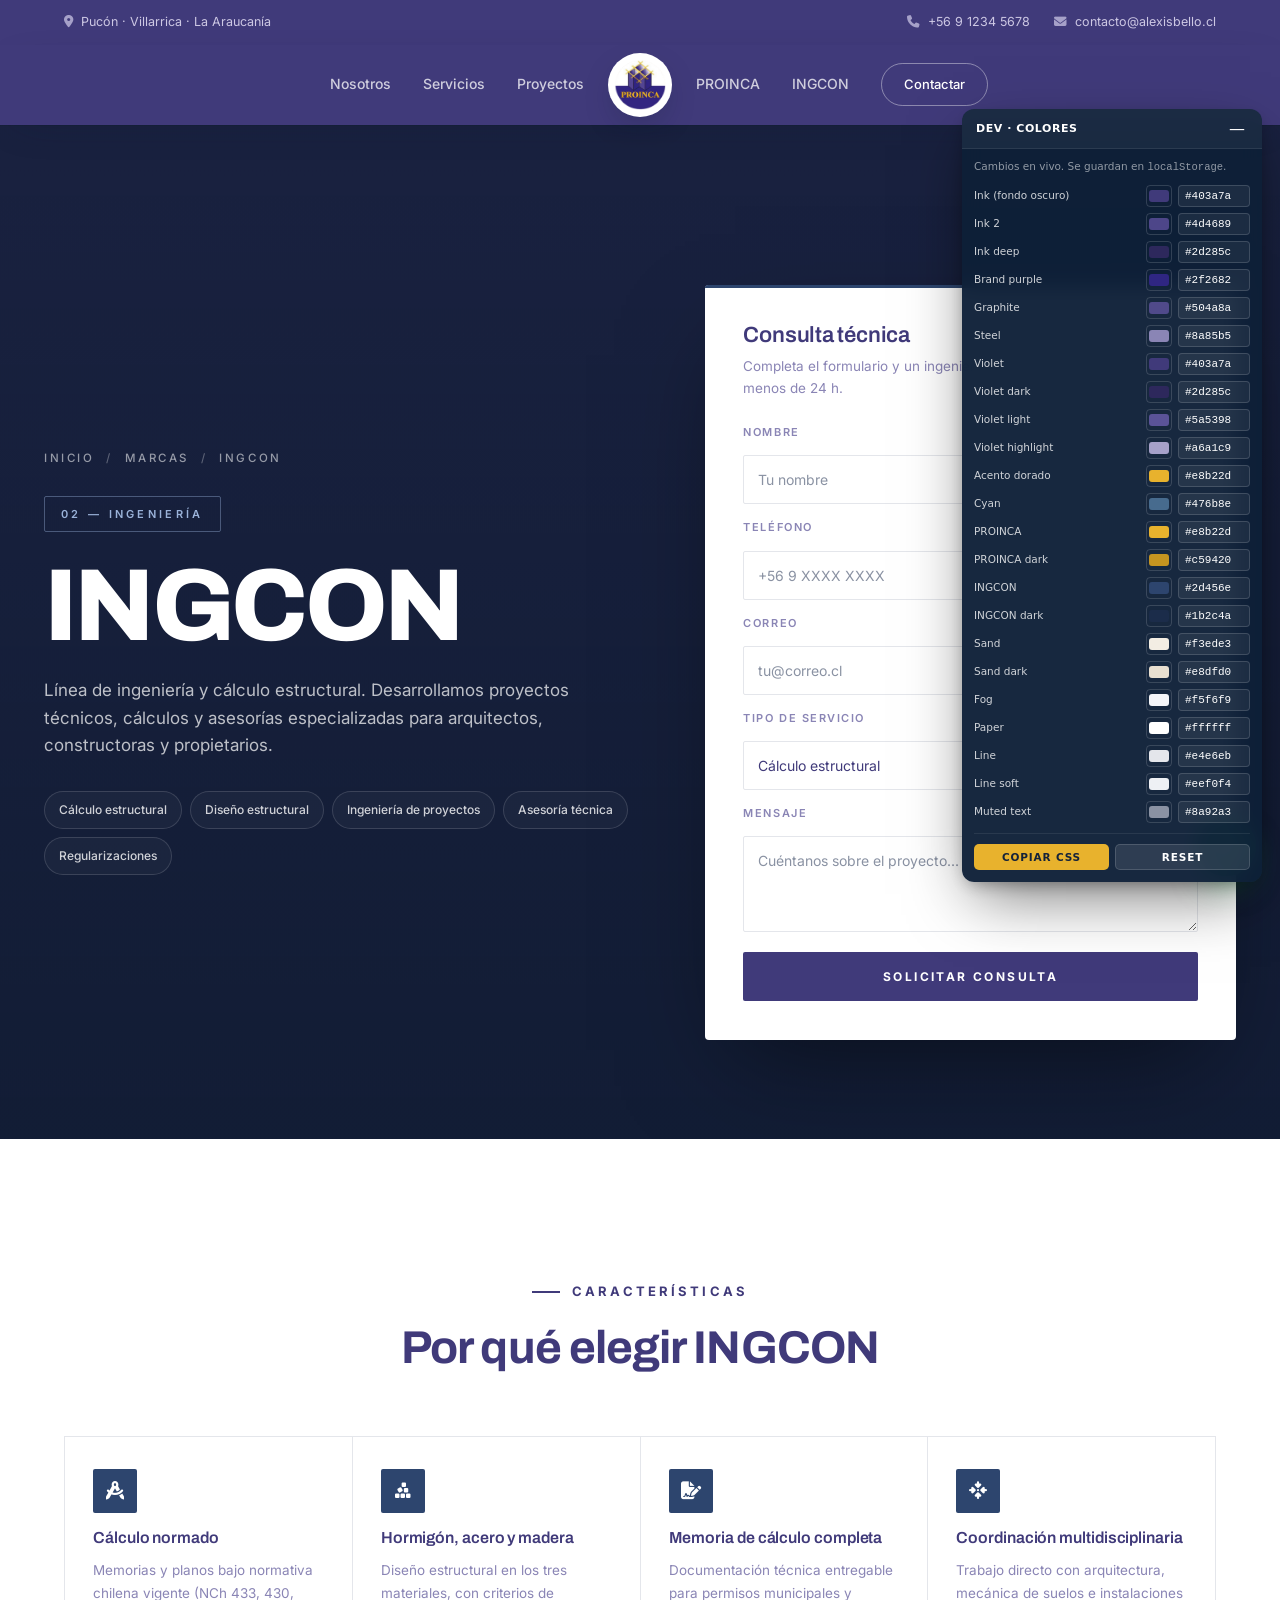
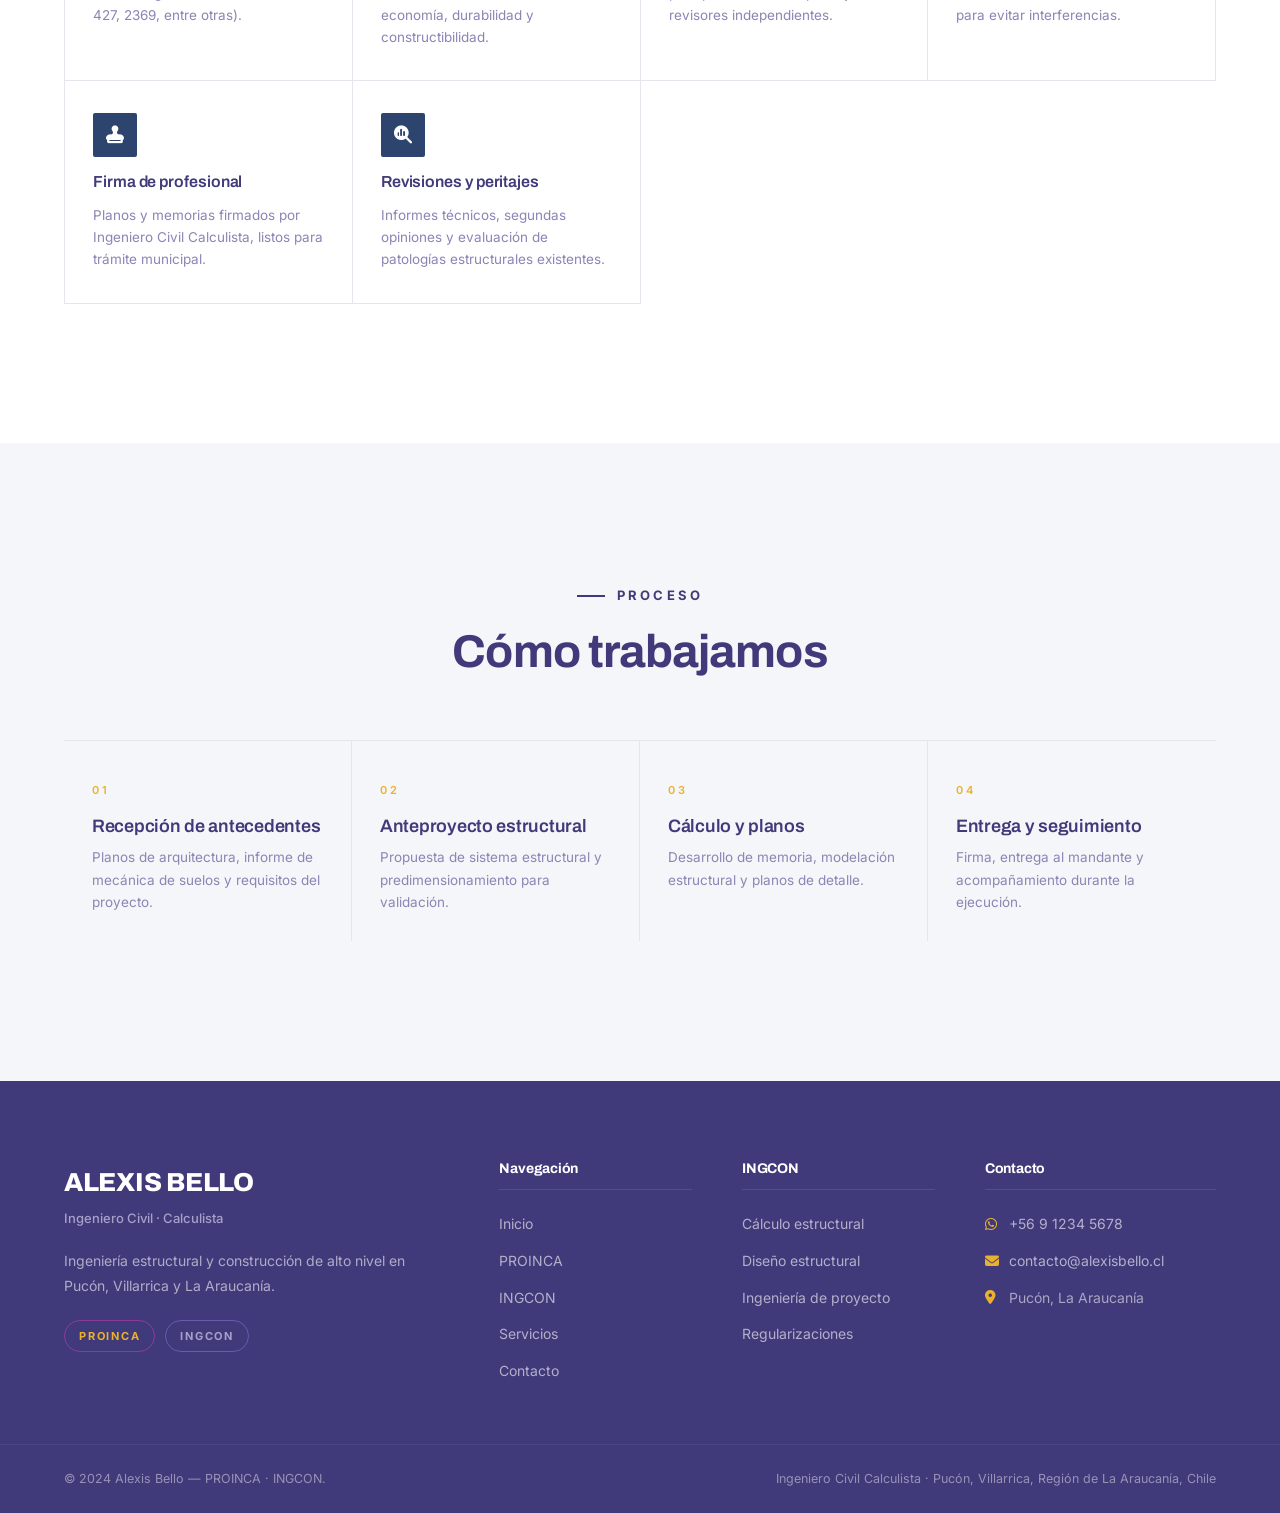
<file: proincav1/ingcon.html>
<!DOCTYPE html>
<html lang="es">
<head>
  <meta charset="UTF-8" />
  <meta name="viewport" content="width=device-width, initial-scale=1.0" />

  <title>INGCON — Ingeniería y Cálculo Estructural | Alexis Bello · Pucón, Villarrica</title>
  <meta name="description" content="INGCON — ingeniería estructural y cálculo. Proyectos técnicos, cálculos estructurales y asesorías especializadas para arquitectos, constructoras y propietarios." />

  <link rel="preconnect" href="https://fonts.googleapis.com" />
  <link rel="preconnect" href="https://fonts.gstatic.com" crossorigin />
  <link href="https://fonts.googleapis.com/css2?family=Archivo:wght@300;400;500;600;700;800&family=Inter:wght@300;400;500;600;700&display=swap" rel="stylesheet" />
  <link rel="stylesheet" href="https://cdnjs.cloudflare.com/ajax/libs/font-awesome/6.5.0/css/all.min.css" />
  <link rel="stylesheet" href="css/style.css" />
</head>
<body class="brand-page">

  <div class="topbar">
    <div class="topbar__inner">
      <span class="topbar__item"><i class="fa-solid fa-location-dot"></i> Pucón · Villarrica · La Araucanía</span>
      <div class="topbar__right">
        <a href="tel:+56912345678" class="topbar__link"><i class="fa-solid fa-phone"></i> +56 9 1234 5678</a>
        <a href="mailto:contacto@alexisbello.cl" class="topbar__link"><i class="fa-solid fa-envelope"></i> contacto@alexisbello.cl</a>
      </div>
    </div>
  </div>

  <nav class="nav is-scrolled" id="nav" role="navigation" aria-label="Navegación principal">
    <div class="nav__container nav__container--centered">
      <ul class="nav__menu nav__menu--left" role="list">
        <li><a href="index.html#nosotros" class="nav__link">Nosotros</a></li>
        <li><a href="index.html#servicios" class="nav__link">Servicios</a></li>
        <li><a href="index.html#proyectos" class="nav__link">Proyectos</a></li>
      </ul>
      <a href="index.html" class="nav__logo-wrap" aria-label="Inicio">
        <img src="assets/img/logo.png" alt="Logo" class="nav__logo-img" width="72" height="72" />
      </a>
      <ul class="nav__menu nav__menu--right" role="list">
        <li><a href="proinca.html" class="nav__link">PROINCA</a></li>
        <li><a href="ingcon.html" class="nav__link nav__link--active">INGCON</a></li>
        <li><a href="index.html#contacto" class="nav__cta btn btn--sm btn--outline-light">Contactar</a></li>
      </ul>
      <button class="nav__toggle" id="navToggle" aria-label="Abrir menú" aria-expanded="false">
        <span></span><span></span><span></span>
      </button>
    </div>
  </nav>

  <!-- BRAND HERO -->
  <header class="brand-hero brand-hero--ingcon" style="--brand-hero-bg: url('https://images.unsplash.com/photo-1558618666-fcd25c85cd64?w=1800&q=85&auto=format&fit=crop');">
    <div class="brand-hero__inner">

      <div class="brand-hero__info" data-animate="fade-right">
        <nav class="brand-hero__crumbs" aria-label="Migas">
          <a href="index.html">Inicio</a><span>/</span>Marcas<span>/</span>INGCON
        </nav>
        <span class="brand-hero__kind">02 — Ingeniería</span>
        <h1 class="brand-hero__name">INGCON</h1>
        <p class="brand-hero__tagline">
          Línea de ingeniería y cálculo estructural. Desarrollamos proyectos
          técnicos, cálculos y asesorías especializadas para arquitectos,
          constructoras y propietarios.
        </p>
        <ul class="brand-hero__chips">
          <li>Cálculo estructural</li>
          <li>Diseño estructural</li>
          <li>Ingeniería de proyectos</li>
          <li>Asesoría técnica</li>
          <li>Regularizaciones</li>
        </ul>
      </div>

      <aside class="brand-hero__form-card" data-animate="fade-left">
        <h2 class="brand-hero__form-title">Consulta técnica</h2>
        <p class="brand-hero__form-sub">Completa el formulario y un ingeniero INGCON te responderá en menos de 24 h.</p>
        <form class="brand-hero__form" id="ingconForm" novalidate>
          <div class="form__group">
            <label for="iNombre" class="form__label">Nombre</label>
            <input id="iNombre" name="nombre" type="text" class="form__input" placeholder="Tu nombre" required autocomplete="name" />
          </div>
          <div class="form__group">
            <label for="iTel" class="form__label">Teléfono</label>
            <input id="iTel" name="telefono" type="tel" class="form__input" placeholder="+56 9 XXXX XXXX" required autocomplete="tel" />
          </div>
          <div class="form__group">
            <label for="iEmail" class="form__label">Correo</label>
            <input id="iEmail" name="email" type="email" class="form__input" placeholder="tu@correo.cl" required autocomplete="email" />
          </div>
          <div class="form__group">
            <label for="iTipo" class="form__label">Tipo de servicio</label>
            <select id="iTipo" name="tipo" class="form__select">
              <option value="calculo">Cálculo estructural</option>
              <option value="diseno">Diseño estructural</option>
              <option value="ingenieria">Ingeniería de proyecto</option>
              <option value="asesoria">Asesoría técnica</option>
              <option value="regularizacion">Regularización</option>
            </select>
          </div>
          <div class="form__group">
            <label for="iMensaje" class="form__label">Mensaje</label>
            <textarea id="iMensaje" name="mensaje" class="form__textarea" rows="3" placeholder="Cuéntanos sobre el proyecto..."></textarea>
          </div>
          <button type="submit" class="brand-hero__form-submit">Solicitar consulta</button>
        </form>
      </aside>

    </div>
  </header>

  <!-- FEATURES -->
  <section class="section" aria-labelledby="ingcon-features">
    <div class="container">
      <div class="section__header section__header--center" data-animate="fade-up">
        <p class="section__eyebrow">Características</p>
        <h2 class="section__title" id="ingcon-features">Por qué elegir <em>INGCON</em></h2>
      </div>

      <div class="brand-features brand-features--ingcon" data-animate="fade-up" data-delay="100">
        <div class="brand-features__item">
          <div class="brand-features__icon"><i class="fa-solid fa-compass-drafting"></i></div>
          <h3 class="brand-features__title">Cálculo normado</h3>
          <p class="brand-features__text">Memorias y planos bajo normativa chilena vigente (NCh 433, 430, 427, 2369, entre otras).</p>
        </div>
        <div class="brand-features__item">
          <div class="brand-features__icon"><i class="fa-solid fa-cubes-stacked"></i></div>
          <h3 class="brand-features__title">Hormigón, acero y madera</h3>
          <p class="brand-features__text">Diseño estructural en los tres materiales, con criterios de economía, durabilidad y constructibilidad.</p>
        </div>
        <div class="brand-features__item">
          <div class="brand-features__icon"><i class="fa-solid fa-file-signature"></i></div>
          <h3 class="brand-features__title">Memoria de cálculo completa</h3>
          <p class="brand-features__text">Documentación técnica entregable para permisos municipales y revisores independientes.</p>
        </div>
        <div class="brand-features__item">
          <div class="brand-features__icon"><i class="fa-solid fa-arrows-to-dot"></i></div>
          <h3 class="brand-features__title">Coordinación multidisciplinaria</h3>
          <p class="brand-features__text">Trabajo directo con arquitectura, mecánica de suelos e instalaciones para evitar interferencias.</p>
        </div>
        <div class="brand-features__item">
          <div class="brand-features__icon"><i class="fa-solid fa-stamp"></i></div>
          <h3 class="brand-features__title">Firma de profesional</h3>
          <p class="brand-features__text">Planos y memorias firmados por Ingeniero Civil Calculista, listos para trámite municipal.</p>
        </div>
        <div class="brand-features__item">
          <div class="brand-features__icon"><i class="fa-solid fa-magnifying-glass-chart"></i></div>
          <h3 class="brand-features__title">Revisiones y peritajes</h3>
          <p class="brand-features__text">Informes técnicos, segundas opiniones y evaluación de patologías estructurales existentes.</p>
        </div>
      </div>
    </div>
  </section>

  <!-- PROCESS -->
  <section class="section" style="background: var(--fog);" aria-labelledby="ingcon-process">
    <div class="container">
      <div class="section__header section__header--center" data-animate="fade-up">
        <p class="section__eyebrow">Proceso</p>
        <h2 class="section__title" id="ingcon-process">Cómo <em>trabajamos</em></h2>
      </div>
      <div class="brand-process" data-animate="fade-up">
        <div class="brand-process__step">
          <span class="brand-process__num">01</span>
          <h3 class="brand-process__title">Recepción de antecedentes</h3>
          <p class="brand-process__text">Planos de arquitectura, informe de mecánica de suelos y requisitos del proyecto.</p>
        </div>
        <div class="brand-process__step">
          <span class="brand-process__num">02</span>
          <h3 class="brand-process__title">Anteproyecto estructural</h3>
          <p class="brand-process__text">Propuesta de sistema estructural y predimensionamiento para validación.</p>
        </div>
        <div class="brand-process__step">
          <span class="brand-process__num">03</span>
          <h3 class="brand-process__title">Cálculo y planos</h3>
          <p class="brand-process__text">Desarrollo de memoria, modelación estructural y planos de detalle.</p>
        </div>
        <div class="brand-process__step">
          <span class="brand-process__num">04</span>
          <h3 class="brand-process__title">Entrega y seguimiento</h3>
          <p class="brand-process__text">Firma, entrega al mandante y acompañamiento durante la ejecución.</p>
        </div>
      </div>
    </div>
  </section>

  <footer class="footer" role="contentinfo">
    <div class="footer__top">
      <div class="container">
        <div class="footer__grid">
          <div class="footer__brand">
            <div class="footer__brand-name">ALEXIS BELLO</div>
            <div class="footer__brand-role">Ingeniero Civil · Calculista</div>
            <p class="footer__brand-desc">
              Ingeniería estructural y construcción de alto nivel en Pucón,
              Villarrica y La Araucanía.
            </p>
            <div class="footer__brands">
              <span class="footer__brand-tag footer__brand-tag--proinca">PROINCA</span>
              <span class="footer__brand-tag footer__brand-tag--ingcon">INGCON</span>
            </div>
          </div>
          <div class="footer__col">
            <h4 class="footer__col-title">Navegación</h4>
            <ul class="footer__links" role="list">
              <li><a href="index.html" class="footer__link">Inicio</a></li>
              <li><a href="proinca.html" class="footer__link">PROINCA</a></li>
              <li><a href="ingcon.html" class="footer__link">INGCON</a></li>
              <li><a href="index.html#servicios" class="footer__link">Servicios</a></li>
              <li><a href="index.html#contacto" class="footer__link">Contacto</a></li>
            </ul>
          </div>
          <div class="footer__col">
            <h4 class="footer__col-title">INGCON</h4>
            <ul class="footer__links" role="list">
              <li><a href="ingcon.html" class="footer__link">Cálculo estructural</a></li>
              <li><a href="ingcon.html" class="footer__link">Diseño estructural</a></li>
              <li><a href="ingcon.html" class="footer__link">Ingeniería de proyecto</a></li>
              <li><a href="ingcon.html" class="footer__link">Regularizaciones</a></li>
            </ul>
          </div>
          <div class="footer__col">
            <h4 class="footer__col-title">Contacto</h4>
            <ul class="footer__links footer__links--contact" role="list">
              <li><a href="https://wa.me/56912345678" target="_blank" rel="noopener noreferrer" class="footer__link footer__link--icon"><i class="fa-brands fa-whatsapp"></i> +56 9 1234 5678</a></li>
              <li><a href="mailto:contacto@alexisbello.cl" class="footer__link footer__link--icon"><i class="fa-solid fa-envelope"></i> contacto@alexisbello.cl</a></li>
              <li class="footer__link footer__link--icon footer__link--plain"><i class="fa-solid fa-location-dot"></i> Pucón, La Araucanía</li>
            </ul>
          </div>
        </div>
      </div>
    </div>
    <div class="footer__bottom">
      <div class="container">
        <div class="footer__bottom-inner">
          <p class="footer__copy">&copy; 2024 Alexis Bello — PROINCA · INGCON.</p>
          <p class="footer__legal">Ingeniero Civil Calculista · Pucón, Villarrica, Región de La Araucanía, Chile</p>
        </div>
      </div>
    </div>
  </footer>

  <a href="https://wa.me/56912345678?text=Hola%20Alexis%2C%20me%20interesa%20un%20proyecto%20INGCON." class="whatsapp-float" target="_blank" rel="noopener noreferrer" aria-label="WhatsApp">
    <i class="fa-brands fa-whatsapp"></i>
    <span class="whatsapp-float__tooltip">¿Necesitas ayuda?</span>
  </a>

  <script src="js/main.js"></script>
  <script src="js/dev-panel.js"></script>
</body>
</html>
</file>
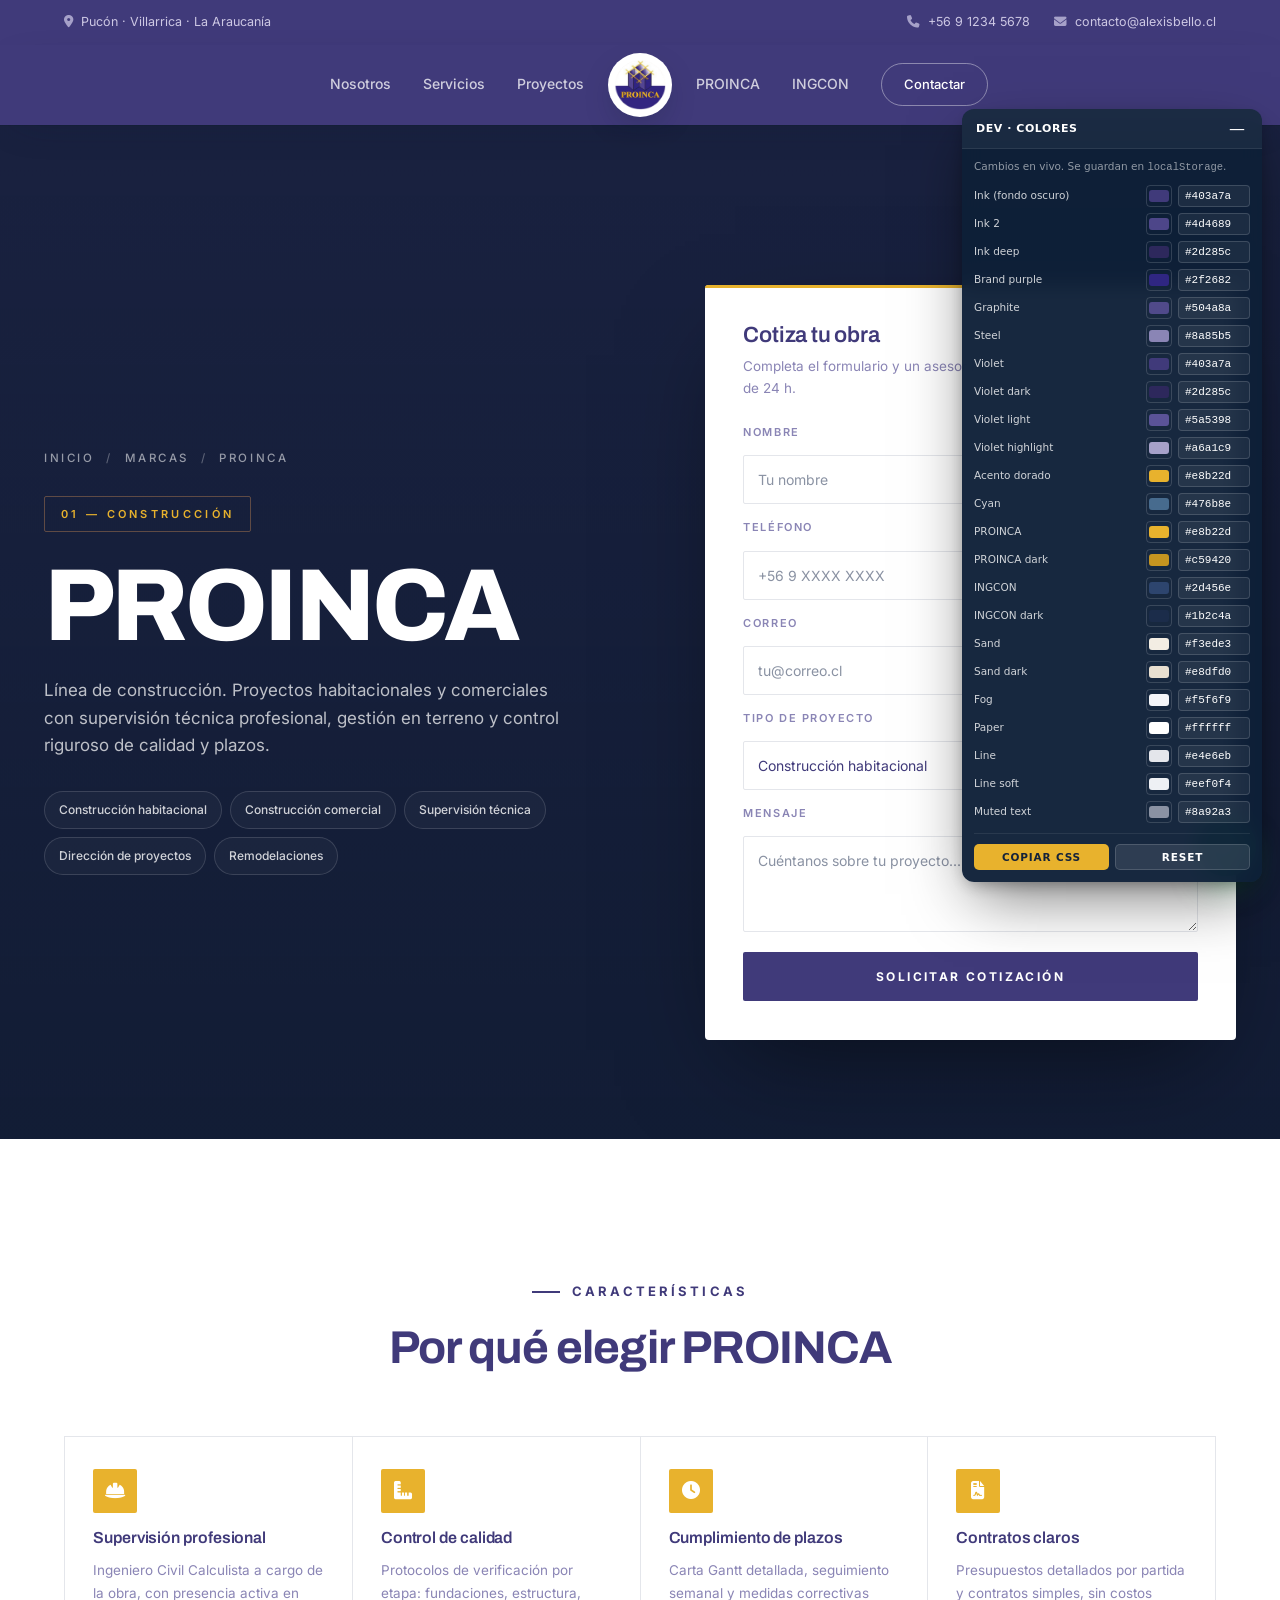
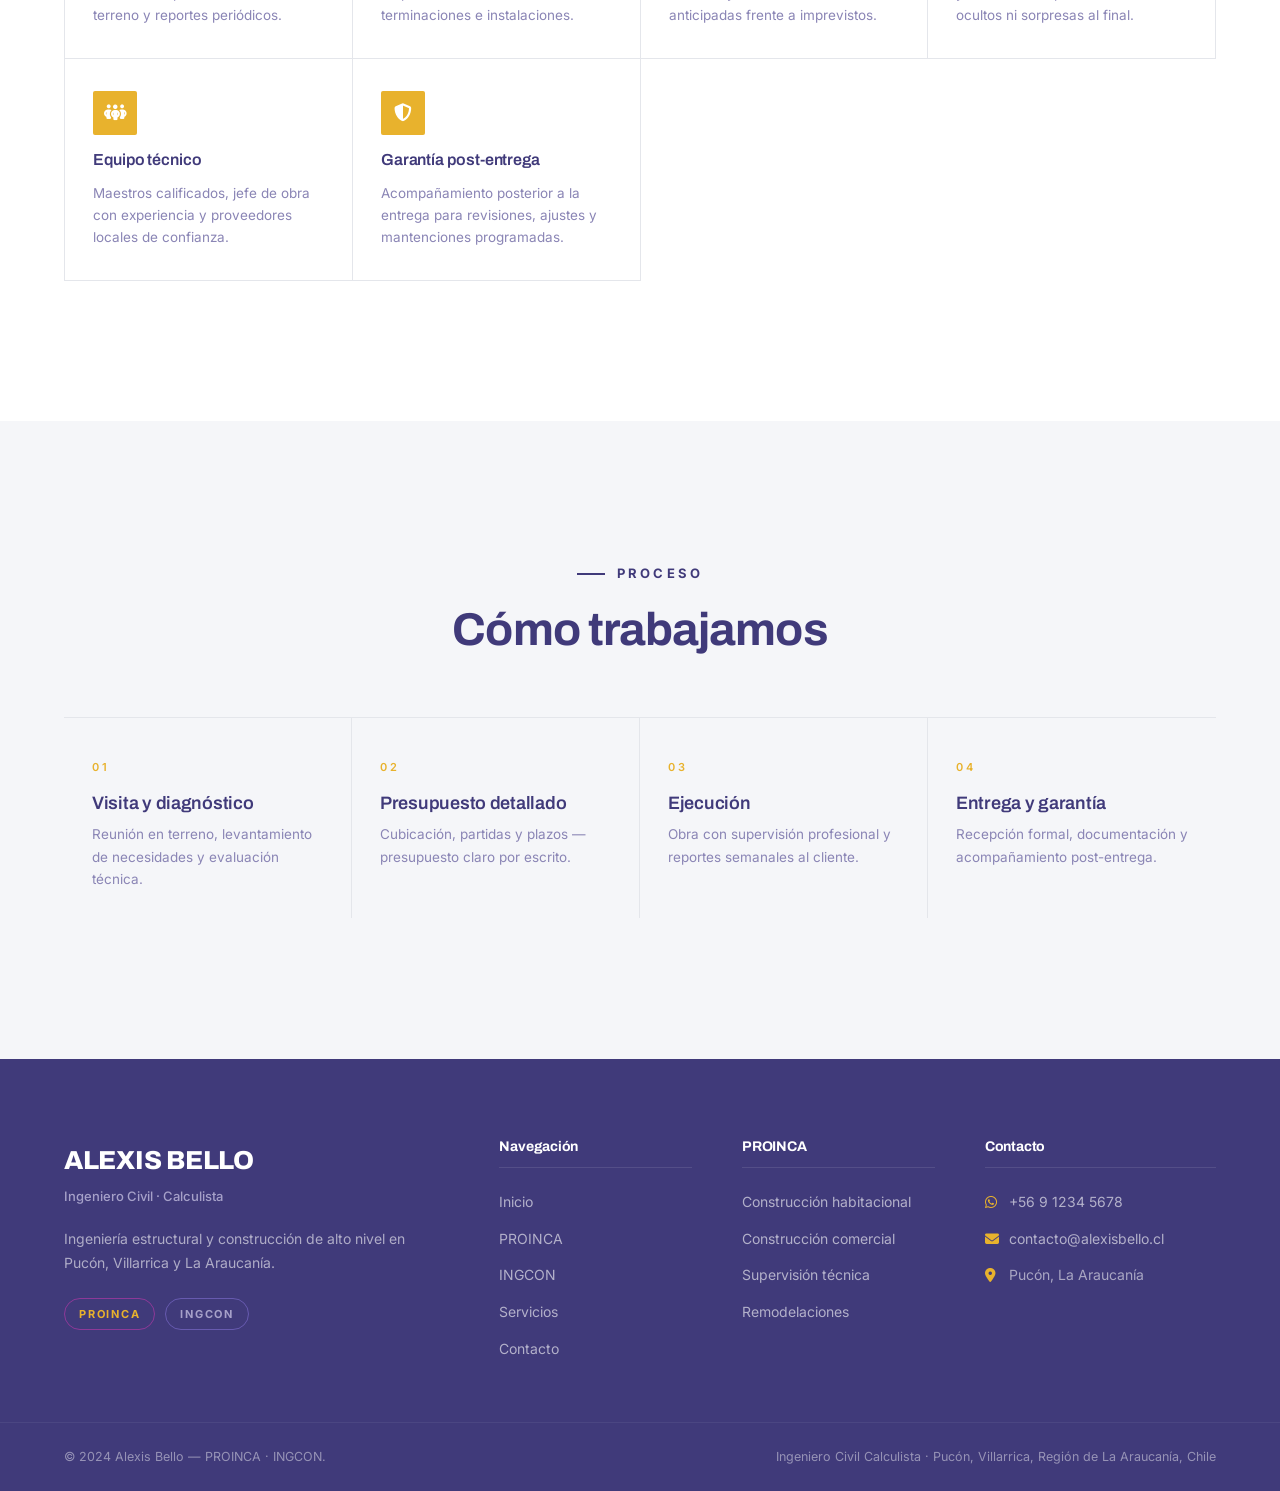
<file: proincav1/proinca.html>
<!DOCTYPE html>
<html lang="es">
<head>
  <meta charset="UTF-8" />
  <meta name="viewport" content="width=device-width, initial-scale=1.0" />

  <title>PROINCA — Construcción | Alexis Bello · Pucón, Villarrica</title>
  <meta name="description" content="PROINCA — línea de construcción. Proyectos habitacionales y comerciales con supervisión técnica profesional en Pucón, Villarrica y La Araucanía." />

  <link rel="preconnect" href="https://fonts.googleapis.com" />
  <link rel="preconnect" href="https://fonts.gstatic.com" crossorigin />
  <link href="https://fonts.googleapis.com/css2?family=Archivo:wght@300;400;500;600;700;800&family=Inter:wght@300;400;500;600;700&display=swap" rel="stylesheet" />
  <link rel="stylesheet" href="https://cdnjs.cloudflare.com/ajax/libs/font-awesome/6.5.0/css/all.min.css" />
  <link rel="stylesheet" href="css/style.css" />
</head>
<body class="brand-page">

  <div class="topbar">
    <div class="topbar__inner">
      <span class="topbar__item"><i class="fa-solid fa-location-dot"></i> Pucón · Villarrica · La Araucanía</span>
      <div class="topbar__right">
        <a href="tel:+56912345678" class="topbar__link"><i class="fa-solid fa-phone"></i> +56 9 1234 5678</a>
        <a href="mailto:contacto@alexisbello.cl" class="topbar__link"><i class="fa-solid fa-envelope"></i> contacto@alexisbello.cl</a>
      </div>
    </div>
  </div>

  <nav class="nav is-scrolled" id="nav" role="navigation" aria-label="Navegación principal">
    <div class="nav__container nav__container--centered">
      <ul class="nav__menu nav__menu--left" role="list">
        <li><a href="index.html#nosotros" class="nav__link">Nosotros</a></li>
        <li><a href="index.html#servicios" class="nav__link">Servicios</a></li>
        <li><a href="index.html#proyectos" class="nav__link">Proyectos</a></li>
      </ul>
      <a href="index.html" class="nav__logo-wrap" aria-label="Inicio">
        <img src="assets/img/logo.png" alt="Logo" class="nav__logo-img" width="72" height="72" />
      </a>
      <ul class="nav__menu nav__menu--right" role="list">
        <li><a href="proinca.html" class="nav__link nav__link--active">PROINCA</a></li>
        <li><a href="ingcon.html" class="nav__link">INGCON</a></li>
        <li><a href="index.html#contacto" class="nav__cta btn btn--sm btn--outline-light">Contactar</a></li>
      </ul>
      <button class="nav__toggle" id="navToggle" aria-label="Abrir menú" aria-expanded="false">
        <span></span><span></span><span></span>
      </button>
    </div>
  </nav>

  <!-- BRAND HERO -->
  <header class="brand-hero brand-hero--proinca" style="--brand-hero-bg: url('https://images.unsplash.com/photo-1504307651254-35680f356dfd?w=1800&q=85&auto=format&fit=crop');">
    <div class="brand-hero__inner">

      <div class="brand-hero__info" data-animate="fade-right">
        <nav class="brand-hero__crumbs" aria-label="Migas">
          <a href="index.html">Inicio</a><span>/</span>Marcas<span>/</span>PROINCA
        </nav>
        <span class="brand-hero__kind">01 — Construcción</span>
        <h1 class="brand-hero__name">PROINCA</h1>
        <p class="brand-hero__tagline">
          Línea de construcción. Proyectos habitacionales y comerciales con
          supervisión técnica profesional, gestión en terreno y control
          riguroso de calidad y plazos.
        </p>
        <ul class="brand-hero__chips">
          <li>Construcción habitacional</li>
          <li>Construcción comercial</li>
          <li>Supervisión técnica</li>
          <li>Dirección de proyectos</li>
          <li>Remodelaciones</li>
        </ul>
      </div>

      <aside class="brand-hero__form-card" data-animate="fade-left">
        <h2 class="brand-hero__form-title">Cotiza tu obra</h2>
        <p class="brand-hero__form-sub">Completa el formulario y un asesor PROINCA te contactará en menos de 24 h.</p>
        <form class="brand-hero__form" id="proincaForm" novalidate>
          <div class="form__group">
            <label for="pNombre" class="form__label">Nombre</label>
            <input id="pNombre" name="nombre" type="text" class="form__input" placeholder="Tu nombre" required autocomplete="name" />
          </div>
          <div class="form__group">
            <label for="pTel" class="form__label">Teléfono</label>
            <input id="pTel" name="telefono" type="tel" class="form__input" placeholder="+56 9 XXXX XXXX" required autocomplete="tel" />
          </div>
          <div class="form__group">
            <label for="pEmail" class="form__label">Correo</label>
            <input id="pEmail" name="email" type="email" class="form__input" placeholder="tu@correo.cl" required autocomplete="email" />
          </div>
          <div class="form__group">
            <label for="pTipo" class="form__label">Tipo de proyecto</label>
            <select id="pTipo" name="tipo" class="form__select">
              <option value="habitacional">Construcción habitacional</option>
              <option value="comercial">Construcción comercial</option>
              <option value="supervision">Supervisión técnica</option>
              <option value="remodelacion">Remodelación / ampliación</option>
              <option value="otro">Otro</option>
            </select>
          </div>
          <div class="form__group">
            <label for="pMensaje" class="form__label">Mensaje</label>
            <textarea id="pMensaje" name="mensaje" class="form__textarea" rows="3" placeholder="Cuéntanos sobre tu proyecto..."></textarea>
          </div>
          <button type="submit" class="brand-hero__form-submit">Solicitar cotización</button>
        </form>
      </aside>

    </div>
  </header>

  <!-- FEATURES -->
  <section class="section" aria-labelledby="proinca-features">
    <div class="container">
      <div class="section__header section__header--center" data-animate="fade-up">
        <p class="section__eyebrow">Características</p>
        <h2 class="section__title" id="proinca-features">Por qué elegir <em>PROINCA</em></h2>
      </div>

      <div class="brand-features brand-features--proinca" data-animate="fade-up" data-delay="100">
        <div class="brand-features__item">
          <div class="brand-features__icon"><i class="fa-solid fa-helmet-safety"></i></div>
          <h3 class="brand-features__title">Supervisión profesional</h3>
          <p class="brand-features__text">Ingeniero Civil Calculista a cargo de la obra, con presencia activa en terreno y reportes periódicos.</p>
        </div>
        <div class="brand-features__item">
          <div class="brand-features__icon"><i class="fa-solid fa-ruler-combined"></i></div>
          <h3 class="brand-features__title">Control de calidad</h3>
          <p class="brand-features__text">Protocolos de verificación por etapa: fundaciones, estructura, terminaciones e instalaciones.</p>
        </div>
        <div class="brand-features__item">
          <div class="brand-features__icon"><i class="fa-solid fa-clock"></i></div>
          <h3 class="brand-features__title">Cumplimiento de plazos</h3>
          <p class="brand-features__text">Carta Gantt detallada, seguimiento semanal y medidas correctivas anticipadas frente a imprevistos.</p>
        </div>
        <div class="brand-features__item">
          <div class="brand-features__icon"><i class="fa-solid fa-file-contract"></i></div>
          <h3 class="brand-features__title">Contratos claros</h3>
          <p class="brand-features__text">Presupuestos detallados por partida y contratos simples, sin costos ocultos ni sorpresas al final.</p>
        </div>
        <div class="brand-features__item">
          <div class="brand-features__icon"><i class="fa-solid fa-people-group"></i></div>
          <h3 class="brand-features__title">Equipo técnico</h3>
          <p class="brand-features__text">Maestros calificados, jefe de obra con experiencia y proveedores locales de confianza.</p>
        </div>
        <div class="brand-features__item">
          <div class="brand-features__icon"><i class="fa-solid fa-shield-halved"></i></div>
          <h3 class="brand-features__title">Garantía post-entrega</h3>
          <p class="brand-features__text">Acompañamiento posterior a la entrega para revisiones, ajustes y mantenciones programadas.</p>
        </div>
      </div>
    </div>
  </section>

  <!-- PROCESS -->
  <section class="section" style="background: var(--fog);" aria-labelledby="proinca-process">
    <div class="container">
      <div class="section__header section__header--center" data-animate="fade-up">
        <p class="section__eyebrow">Proceso</p>
        <h2 class="section__title" id="proinca-process">Cómo <em>trabajamos</em></h2>
      </div>
      <div class="brand-process" data-animate="fade-up">
        <div class="brand-process__step">
          <span class="brand-process__num">01</span>
          <h3 class="brand-process__title">Visita y diagnóstico</h3>
          <p class="brand-process__text">Reunión en terreno, levantamiento de necesidades y evaluación técnica.</p>
        </div>
        <div class="brand-process__step">
          <span class="brand-process__num">02</span>
          <h3 class="brand-process__title">Presupuesto detallado</h3>
          <p class="brand-process__text">Cubicación, partidas y plazos — presupuesto claro por escrito.</p>
        </div>
        <div class="brand-process__step">
          <span class="brand-process__num">03</span>
          <h3 class="brand-process__title">Ejecución</h3>
          <p class="brand-process__text">Obra con supervisión profesional y reportes semanales al cliente.</p>
        </div>
        <div class="brand-process__step">
          <span class="brand-process__num">04</span>
          <h3 class="brand-process__title">Entrega y garantía</h3>
          <p class="brand-process__text">Recepción formal, documentación y acompañamiento post-entrega.</p>
        </div>
      </div>
    </div>
  </section>

  <footer class="footer" role="contentinfo">
    <div class="footer__top">
      <div class="container">
        <div class="footer__grid">
          <div class="footer__brand">
            <div class="footer__brand-name">ALEXIS BELLO</div>
            <div class="footer__brand-role">Ingeniero Civil · Calculista</div>
            <p class="footer__brand-desc">
              Ingeniería estructural y construcción de alto nivel en Pucón,
              Villarrica y La Araucanía.
            </p>
            <div class="footer__brands">
              <span class="footer__brand-tag footer__brand-tag--proinca">PROINCA</span>
              <span class="footer__brand-tag footer__brand-tag--ingcon">INGCON</span>
            </div>
          </div>
          <div class="footer__col">
            <h4 class="footer__col-title">Navegación</h4>
            <ul class="footer__links" role="list">
              <li><a href="index.html" class="footer__link">Inicio</a></li>
              <li><a href="proinca.html" class="footer__link">PROINCA</a></li>
              <li><a href="ingcon.html" class="footer__link">INGCON</a></li>
              <li><a href="index.html#servicios" class="footer__link">Servicios</a></li>
              <li><a href="index.html#contacto" class="footer__link">Contacto</a></li>
            </ul>
          </div>
          <div class="footer__col">
            <h4 class="footer__col-title">PROINCA</h4>
            <ul class="footer__links" role="list">
              <li><a href="proinca.html" class="footer__link">Construcción habitacional</a></li>
              <li><a href="proinca.html" class="footer__link">Construcción comercial</a></li>
              <li><a href="proinca.html" class="footer__link">Supervisión técnica</a></li>
              <li><a href="proinca.html" class="footer__link">Remodelaciones</a></li>
            </ul>
          </div>
          <div class="footer__col">
            <h4 class="footer__col-title">Contacto</h4>
            <ul class="footer__links footer__links--contact" role="list">
              <li><a href="https://wa.me/56912345678" target="_blank" rel="noopener noreferrer" class="footer__link footer__link--icon"><i class="fa-brands fa-whatsapp"></i> +56 9 1234 5678</a></li>
              <li><a href="mailto:contacto@alexisbello.cl" class="footer__link footer__link--icon"><i class="fa-solid fa-envelope"></i> contacto@alexisbello.cl</a></li>
              <li class="footer__link footer__link--icon footer__link--plain"><i class="fa-solid fa-location-dot"></i> Pucón, La Araucanía</li>
            </ul>
          </div>
        </div>
      </div>
    </div>
    <div class="footer__bottom">
      <div class="container">
        <div class="footer__bottom-inner">
          <p class="footer__copy">&copy; 2024 Alexis Bello — PROINCA · INGCON.</p>
          <p class="footer__legal">Ingeniero Civil Calculista · Pucón, Villarrica, Región de La Araucanía, Chile</p>
        </div>
      </div>
    </div>
  </footer>

  <a href="https://wa.me/56912345678?text=Hola%20Alexis%2C%20me%20interesa%20un%20proyecto%20PROINCA." class="whatsapp-float" target="_blank" rel="noopener noreferrer" aria-label="WhatsApp">
    <i class="fa-brands fa-whatsapp"></i>
    <span class="whatsapp-float__tooltip">¿Necesitas ayuda?</span>
  </a>

  <script src="js/main.js"></script>
  <script src="js/dev-panel.js"></script>
</body>
</html>
</file>
<file: proincav1/css/style.css>
/* ============================================================
   ALEXIS BELLO — PROINCA · INGCON
   Violet · Modern · Architectural
============================================================ */

:root {
  --ink:        #403A7A;       /* muted brand purple */
  --ink-2:      #4D4689;
  --ink-deep:   #2D285C;
  --brand-purple: #2F2682;     /* logo companion */
  --graphite:  #504A8A;
  --steel:     #8A85B5;
  --muted:     #8A92A3;
  --line:      #E4E6EB;
  --line-soft: #EEF0F4;
  --fog:       #F5F6F9;
  --paper:     #FFFFFF;
  --sand:      #F3EDE3;      /* warm cream */
  --sand-dk:   #E8DFD0;

  --violet:     #403A7A;       /* muted brand purple */
  --violet-dk:  #2D285C;
  --violet-lt:  #5A5398;
  --violet-hi:  #A6A1C9;
  --magenta:    #E8B22D;       /* golden accent */
  --cyan:       #476B8E;

  --proinca:    #E8B22D;       /* golden accent */
  --proinca-dk: #C59420;
  --ingcon:     #2D456E;       /* navy blue */
  --ingcon-dk:  #1B2C4A;

  --danger: #EF4444;

  --f-display: 'Archivo', 'Inter', system-ui, sans-serif;
  --f-body:    'Inter', 'Archivo', system-ui, sans-serif;

  --ease:      cubic-bezier(.2,.8,.2,1);
  --ease-out:  cubic-bezier(.16,1,.3,1);

  --container:  1240px;
  --gutter:     clamp(20px, 4vw, 44px);
  --nav-h:      80px;
  --radius:     10px;
  --radius-lg:  18px;
}

/* Reset */
*, *::before, *::after { box-sizing: border-box; }
* { margin: 0; padding: 0; }
html { scroll-behavior: smooth; -webkit-text-size-adjust: 100%; }
body {
  font-family: var(--f-body);
  font-size: 15px;
  line-height: 1.65;
  color: var(--ink);
  background: var(--paper);
  font-weight: 400;
  -webkit-font-smoothing: antialiased;
  -moz-osx-font-smoothing: grayscale;
  overflow-x: hidden;
}
img, svg { display: block; max-width: 100%; height: auto; }
a { color: inherit; text-decoration: none; }
button { font: inherit; cursor: pointer; border: 0; background: transparent; color: inherit; }
ul { list-style: none; }
input, select, textarea { font: inherit; color: inherit; }
::selection { background: var(--violet); color: #fff; }

/* Utilities */
.container {
  width: 100%;
  max-width: var(--container);
  margin-inline: auto;
  padding-inline: var(--gutter);
}
.mt-lg { margin-top: 28px; }

/* Typography */
h1, h2, h3, h4, h5 {
  font-family: var(--f-display);
  font-weight: 700;
  line-height: 1.15;
  letter-spacing: -0.015em;
  color: var(--ink);
}
em { font-style: normal; color: var(--violet-lt); font-weight: inherit; }

/* Animations */
[data-animate] {
  opacity: 0;
  transition: opacity .9s var(--ease-out), transform .9s var(--ease-out);
  will-change: opacity, transform;
}
[data-animate="fade-up"]    { transform: translate3d(0, 28px, 0); }
[data-animate="fade-right"] { transform: translate3d(-32px, 0, 0); }
[data-animate="fade-left"]  { transform: translate3d(32px, 0, 0); }
[data-animate].is-visible { opacity: 1; transform: none; }

@keyframes fadeDown  { from { opacity: 0; transform: translateY(-10px); } to { opacity: 1; transform: translateY(0); } }
@keyframes softRise  { from { opacity: 0; transform: translateY(18px); } to { opacity: 1; transform: translateY(0); } }
@keyframes float     { 0%,100% { transform: translateY(0); } 50% { transform: translateY(-10px); } }
@keyframes shine     { 0% { background-position: -200% 0; } 100% { background-position: 200% 0; } }
@keyframes spin      { from { transform: rotate(0); } to { transform: rotate(360deg); } }
@keyframes blobMove  { 0%,100% { transform: translate(0,0) scale(1); } 33% { transform: translate(30px,-20px) scale(1.05); } 66% { transform: translate(-20px,20px) scale(.95); } }

/* ============================================================
   TOPBAR
============================================================ */
.topbar {
  background: var(--ink);
  color: #CDC8E4;
  font-size: 12.5px;
}
.topbar__inner {
  max-width: var(--container);
  margin-inline: auto;
  padding: 12px var(--gutter);
  display: flex;
  align-items: center;
  justify-content: space-between;
  gap: 24px;
}
.topbar__item { display: inline-flex; align-items: center; gap: 8px; }
.topbar__item i { color: var(--violet-hi); }
.topbar__right { display: flex; gap: 24px; }
.topbar__link {
  display: inline-flex; align-items: center; gap: 8px;
  transition: color .25s var(--ease);
}
.topbar__link i { color: var(--violet-hi); }
.topbar__link:hover { color: #fff; }

@media (max-width: 720px) {
  .topbar__item { display: none; }
  .topbar__right { margin-inline: auto; }
}

/* ============================================================
   NAV — sits on hero
============================================================ */
.nav {
  position: sticky;
  top: 0;
  z-index: 50;
  background: transparent;
  transition: background .4s var(--ease), box-shadow .4s var(--ease);
}
.nav.is-scrolled {
  background: rgba(64,58,122,.92);
  backdrop-filter: saturate(140%) blur(14px);
  -webkit-backdrop-filter: saturate(140%) blur(14px);
  box-shadow: 0 10px 30px -18px rgba(20,18,50,.45);
}
.nav__container {
  max-width: var(--container);
  margin-inline: auto;
  padding: 0 var(--gutter);
  height: var(--nav-h);
  display: grid;
  grid-template-columns: 1fr auto 1fr;
  align-items: center;
  gap: 24px;
}
.nav__menu { display: flex; align-items: center; gap: 32px; }
.nav__menu--left { justify-content: flex-end; }
.nav__menu--right { justify-content: flex-start; }
.nav__link {
  position: relative;
  font-family: var(--f-body);
  font-size: 14px;
  font-weight: 500;
  color: rgba(255,255,255,.75);
  padding: 8px 0;
  transition: color .25s var(--ease);
}
.nav__link::after {
  content: '';
  position: absolute;
  left: 50%; right: 50%; bottom: 0;
  height: 2px;
  background: var(--magenta);
  border-radius: 2px;
  transition: left .35s var(--ease-out), right .35s var(--ease-out);
}
.nav__link:hover,
.nav__link--active { color: #fff; }
.nav__link:hover::after,
.nav__link--active::after { left: 0; right: 0; }

.nav__logo-wrap {
  display: grid; place-items: center;
  width: 64px; height: 64px;
  background: #fff;
  border-radius: 50%;
  box-shadow: 0 12px 32px -10px rgba(14,26,47,.35);
  transition: transform .4s var(--ease-out);
}
.nav__logo-wrap:hover { transform: scale(1.05) rotate(6deg); }
.nav__logo-img { width: 80%; height: 80%; object-fit: contain; }

.nav__toggle {
  display: none;
  width: 40px; height: 40px;
  position: relative;
}
.nav__toggle span {
  position: absolute;
  left: 8px; right: 8px; height: 2px;
  background: #fff;
  border-radius: 2px;
  transition: transform .3s var(--ease), opacity .2s var(--ease), top .3s var(--ease);
}
.nav__toggle span:nth-child(1) { top: 13px; }
.nav__toggle span:nth-child(2) { top: 19px; }
.nav__toggle span:nth-child(3) { top: 25px; }
.nav__toggle.is-open span:nth-child(1) { top: 19px; transform: rotate(45deg); }
.nav__toggle.is-open span:nth-child(2) { opacity: 0; }
.nav__toggle.is-open span:nth-child(3) { top: 19px; transform: rotate(-45deg); }

@media (max-width: 960px) {
  .nav__container { grid-template-columns: auto 1fr auto; }
  .nav__menu--left,
  .nav__menu--right li:not(:last-child) { display: none; }
  .nav__menu--right { justify-content: flex-end; }
  .nav__toggle { display: inline-flex; align-items: center; justify-content: center; }
}

/* ============================================================
   BUTTONS
============================================================ */
.btn {
  --btn-bg: var(--violet);
  --btn-fg: #fff;
  --btn-hover: var(--magenta);
  position: relative;
  display: inline-flex;
  align-items: center;
  justify-content: center;
  gap: 10px;
  padding: 15px 30px;
  font-family: var(--f-body);
  font-size: 14px;
  font-weight: 500;
  color: var(--btn-fg);
  background: var(--btn-bg);
  border: 1px solid var(--btn-bg);
  border-radius: 999px;
  cursor: pointer;
  overflow: hidden;
  transition: color .35s var(--ease), border-color .35s var(--ease), transform .35s var(--ease), box-shadow .4s var(--ease);
  isolation: isolate;
  white-space: nowrap;
}
.btn::before {
  content: '';
  position: absolute; inset: 0;
  background: var(--btn-hover);
  transform: translateY(100%);
  transition: transform .45s var(--ease-out);
  z-index: -1;
}
.btn:hover { color: #fff; border-color: var(--btn-hover); transform: translateY(-2px); box-shadow: 0 18px 40px -18px rgba(236,56,188,.55); }
.btn:hover::before { transform: translateY(0); }
.btn__icon { transition: transform .35s var(--ease); }
.btn:hover .btn__icon { transform: translateX(4px); }

.btn--sm { padding: 10px 22px; font-size: 13px; }
.btn--full { width: 100%; }

.btn--primary { --btn-bg: var(--violet); --btn-fg: #fff; --btn-hover: var(--magenta); }

.btn--outline {
  --btn-bg: transparent;
  --btn-fg: var(--violet);
  --btn-hover: var(--violet);
  border-color: var(--violet);
}

.btn--outline-light {
  --btn-bg: transparent;
  --btn-fg: #fff;
  --btn-hover: #fff;
  border-color: rgba(255,255,255,.4);
}
.btn--outline-light:hover { color: var(--violet); }

.btn--light {
  --btn-bg: #fff;
  --btn-fg: var(--ink);
  --btn-hover: var(--magenta);
  border-color: #fff;
}
.btn--light:hover { color: #fff; }

.btn--proinca-hero {
  --btn-bg: #fff;
  --btn-fg: var(--ink);
  --btn-hover: var(--magenta);
  border-color: #fff;
}
.btn--proinca-hero:hover { color: #fff; }

.btn--ghost-hero {
  --btn-bg: transparent;
  --btn-fg: #fff;
  --btn-hover: #fff;
  border-color: rgba(255,255,255,.4);
}
.btn--ghost-hero:hover { color: var(--violet); }

.btn--proinca-solid {
  --btn-bg: var(--proinca);
  --btn-fg: #fff;
  --btn-hover: var(--ink);
  border-color: var(--proinca);
}

.btn--ingcon-solid {
  --btn-bg: var(--ingcon);
  --btn-fg: #fff;
  --btn-hover: var(--ink);
  border-color: var(--ingcon);
}

.btn--whatsapp {
  --btn-bg: #25D366;
  --btn-fg: #fff;
  --btn-hover: var(--ink);
  border-color: #25D366;
}

/* ============================================================
   HERO — violet with right-side image
============================================================ */
.hero {
  position: relative;
  background: var(--violet);
  color: #fff;
  overflow: hidden;
  isolation: isolate;
  min-height: calc(100vh - var(--nav-h));
  margin-top: calc(var(--nav-h) * -1);
  padding-top: var(--nav-h);
}
/* Geometric decoration layer */
.hero::before {
  content: '';
  position: absolute;
  inset: 0;
  background:
    radial-gradient(circle at 12% 20%, rgba(126,145,176,.12) 0%, transparent 45%),
    radial-gradient(circle at 85% 85%, rgba(176,141,87,.08) 0%, transparent 45%),
    linear-gradient(140deg, var(--violet-dk) 0%, var(--violet) 55%, #1B2C4A 100%);
  z-index: -3;
}
.hero::after {
  content: '';
  position: absolute;
  top: -100px; left: -50px;
  width: 600px; height: 600px;
  background: linear-gradient(135deg, transparent 45%, rgba(255,255,255,.04) 45%, rgba(255,255,255,.04) 55%, transparent 55%),
              linear-gradient(45deg, transparent 45%, rgba(255,255,255,.03) 45%, rgba(255,255,255,.03) 55%, transparent 55%);
  z-index: -2;
  pointer-events: none;
}
.hero__bg {
  position: absolute;
  top: 50%; right: 0;
  width: 58%;
  height: 75%;
  transform: translateY(-50%);
  z-index: -1;
  border-bottom-left-radius: var(--radius-lg);
  overflow: hidden;
  box-shadow: 0 60px 120px -40px rgba(15,11,45,.6);
}
.hero__bg-img {
  width: 100%; height: 100%; object-fit: cover;
  animation: softRise 1.2s var(--ease-out) both;
}
.hero__overlay { display: none; }

.hero__body {
  padding: clamp(50px, 8vw, 100px) var(--gutter) clamp(130px, 14vw, 180px);
  max-width: var(--container);
  margin-inline: auto;
}
.hero__center { max-width: 540px; text-align: left; }

.hero__brands {
  display: inline-flex;
  align-items: center;
  gap: 12px;
  font-size: 12px;
  font-weight: 500;
  letter-spacing: .22em;
  text-transform: uppercase;
  color: rgba(255,255,255,.75);
  margin-bottom: 28px;
  animation: fadeDown 1s var(--ease-out) both .1s;
}
.hero__brand--proinca { color: var(--magenta); }
.hero__brand--ingcon { color: var(--violet-hi); }
.hero__brand-sep { color: rgba(255,255,255,.3); }

.hero__title {
  font-family: var(--f-display);
  font-size: clamp(30px, 3.9vw, 50px);
  font-weight: 600;
  letter-spacing: -.015em;
  line-height: 1.08;
  color: #fff;
  text-transform: uppercase;
  margin-bottom: 26px;
  animation: softRise 1.1s var(--ease-out) both .2s;
}
.hero__title em {
  font-style: normal;
  color: var(--magenta);
  font-weight: 300;
  letter-spacing: .02em;
}

.hero__subtitle {
  font-size: 16px;
  line-height: 1.7;
  color: rgba(255,255,255,.78);
  margin-bottom: 36px;
  font-weight: 400;
  max-width: 480px;
  animation: softRise 1.1s var(--ease-out) both .4s;
}
.hero__ctas {
  display: flex; gap: 14px; flex-wrap: wrap;
  animation: softRise 1.1s var(--ease-out) both .55s;
}

/* Floating decorative dots */
.hero__body::before {
  content: '';
  position: absolute;
  left: var(--gutter);
  bottom: 140px;
  width: 3px;
  height: 60px;
  background: linear-gradient(180deg, var(--magenta), transparent);
  opacity: .8;
}
.hero__body::after {
  content: '• • •';
  position: absolute;
  left: calc(var(--gutter) - 3px);
  bottom: 100px;
  color: var(--magenta);
  font-size: 24px;
  letter-spacing: 4px;
  writing-mode: vertical-rl;
  transform: rotate(180deg);
  opacity: .6;
}

/* Stats bar — warm cream elegant, harmonized typography */
.hero__bar {
  position: relative;
  background: var(--sand);
  color: var(--ink);
  max-width: var(--container);
  margin: -70px auto 0;
  border-radius: 4px;
  box-shadow: 0 40px 90px -40px rgba(26,46,59,.35);
  padding: 34px clamp(28px, 4vw, 56px);
  z-index: 3;
  overflow: hidden;
}
.hero__bar::before {
  content: '';
  position: absolute;
  top: 0; left: 0; right: 0;
  height: 2px;
  background: var(--magenta);
}
.hero__bar-inner {
  display: grid;
  grid-template-columns: auto 1fr auto;
  align-items: center;
  gap: clamp(28px, 4vw, 56px);
}
.hero__bar-identity {
  display: flex; flex-direction: column;
  padding-right: clamp(24px, 3vw, 44px);
  border-right: 1px solid var(--sand-dk);
}
.hero__bar-identity strong {
  font-family: var(--f-display);
  font-size: 16px;
  font-weight: 600;
  letter-spacing: -.005em;
  color: var(--ink);
  text-transform: none;
}
.hero__bar-identity span {
  font-family: var(--f-body);
  font-size: 11px;
  font-weight: 500;
  text-transform: uppercase;
  color: var(--steel);
  letter-spacing: .2em;
  margin-top: 6px;
}
.hero__bar-stats {
  display: flex;
  justify-content: space-around;
  gap: clamp(24px, 4vw, 56px);
}
.hero__bar-stat {
  display: flex; flex-direction: column;
  align-items: flex-start;
  gap: 6px;
}
.hero__bar-num {
  font-family: var(--f-display);
  font-size: 30px;
  font-weight: 600;
  color: var(--ink);
  letter-spacing: -.03em;
  line-height: 1;
}
.hero__bar-label {
  font-family: var(--f-body);
  font-size: 11px;
  text-transform: uppercase;
  letter-spacing: .2em;
  color: var(--steel);
  font-weight: 500;
}
.hero__bar-cta {
  display: inline-flex;
  align-items: center;
  gap: 10px;
  padding: 14px 22px;
  background: var(--ink);
  color: #fff;
  border-radius: 2px;
  font-family: var(--f-body);
  font-size: 11px;
  font-weight: 600;
  text-transform: uppercase;
  letter-spacing: .2em;
  transition: all .35s var(--ease);
}
.hero__bar-cta i { color: #25D366; font-size: 14px; }
.hero__bar-cta:hover { background: var(--magenta); color: var(--ink); transform: translateY(-2px); box-shadow: 0 16px 30px -12px rgba(232,178,45,.45); }
.hero__bar-cta:hover i { color: var(--ink); }

@media (max-width: 1020px) {
  .hero__bg { width: 100%; height: 40%; top: auto; bottom: 180px; transform: none; opacity: .18; border-radius: 0; }
  .hero__center { max-width: 100%; }
}
@media (max-width: 900px) {
  .hero__bar-inner { grid-template-columns: 1fr; text-align: left; gap: 24px; }
  .hero__bar-identity { border-right: 0; border-bottom: 1px solid var(--line); padding: 0 0 20px; }
  .hero__bar-stats { justify-content: flex-start; flex-wrap: wrap; }
}

/* ============================================================
   SECTION SHELL
============================================================ */
.section { padding: clamp(80px, 11vw, 140px) 0; position: relative; }
.section--bg-subtle { background: var(--fog); }
.section--dark {
  background: var(--ink);
  color: #fff;
  position: relative;
  isolation: isolate;
  overflow: hidden;
}

.section__header { margin-bottom: 60px; }
.section__header--center { text-align: center; }
.section__eyebrow {
  font-family: var(--f-body);
  font-size: 13px;
  font-weight: 700;
  text-transform: uppercase;
  letter-spacing: .24em;
  color: var(--violet);
  margin-bottom: 20px;
  display: inline-block;
  position: relative;
  padding-left: 40px;
}
.section__eyebrow::before {
  content: '';
  position: absolute;
  left: 0; top: 50%;
  width: 28px; height: 2px;
  background: var(--violet);
  transform: translateY(-50%);
}
.section__eyebrow--light { color: var(--violet-hi); }
.section__eyebrow--light::before { background: var(--violet-hi); }

.section__title {
  font-family: var(--f-display);
  font-size: clamp(30px, 4vw, 46px);
  font-weight: 700;
  line-height: 1.15;
  letter-spacing: -.02em;
  color: var(--ink);
}
.section__title em { color: var(--violet); font-style: normal; }
.section__title--light { color: #fff; }
.section__title--light em { color: var(--violet-hi); }

.section__lead {
  max-width: 640px;
  margin-top: 20px;
  color: var(--steel);
  font-size: 16px;
  line-height: 1.75;
}
.section__header--center .section__lead { margin-inline: auto; }

/* ============================================================
   SERVICES SHOWCASE
============================================================ */
.section--services { background: var(--ink); color: #fff; position: relative; overflow: hidden; }
.section--services .section__eyebrow { color: rgba(255,255,255,.55); }
.section--services .section__eyebrow::before { background: var(--magenta); }
.section--services .section__title { color: #fff; }
.section--services .section__title em { color: var(--magenta); }

.svc__showcase {
  max-width: var(--container);
  margin: clamp(40px, 6vw, 70px) auto 0;
  padding: 0 var(--gutter);
}
.svc__showcase-inner {
  display: grid;
  grid-template-columns: minmax(320px, 1fr) 1.15fr;
  gap: clamp(32px, 5vw, 64px);
  align-items: stretch;
  min-height: 560px;
}

/* List */
.svc__list {
  display: flex;
  flex-direction: column;
  border-top: 1px solid rgba(255,255,255,.1);
}
.svc__item {
  all: unset;
  display: grid;
  grid-template-columns: auto 1fr auto auto;
  align-items: center;
  gap: 22px;
  padding: 22px 4px;
  border-bottom: 1px solid rgba(255,255,255,.1);
  cursor: pointer;
  position: relative;
  transition: padding .4s var(--ease);
}
.svc__item::before {
  content: '';
  position: absolute;
  left: 0; top: 0; bottom: 0;
  width: 0;
  background: var(--magenta);
  transition: width .45s var(--ease-out);
}
.svc__item:hover::before,
.svc__item.is-active::before { width: 3px; }
.svc__item:hover,
.svc__item.is-active { padding-left: 20px; }

.svc__num {
  font-family: var(--f-body);
  font-size: 11px;
  font-weight: 500;
  letter-spacing: .24em;
  color: rgba(255,255,255,.4);
  transition: color .3s var(--ease);
}
.svc__item:hover .svc__num,
.svc__item.is-active .svc__num { color: var(--magenta); }

.svc__title {
  font-family: var(--f-display);
  font-size: clamp(20px, 1.7vw, 26px);
  font-weight: 500;
  letter-spacing: -.01em;
  color: rgba(255,255,255,.75);
  transition: color .3s var(--ease), transform .4s var(--ease-out);
}
.svc__item:hover .svc__title,
.svc__item.is-active .svc__title {
  color: #fff;
  font-weight: 600;
}

.svc__brand {
  font-family: var(--f-body);
  font-size: 10px;
  font-weight: 600;
  letter-spacing: .2em;
  text-transform: uppercase;
  color: rgba(255,255,255,.4);
  padding: 5px 10px;
  border: 1px solid rgba(255,255,255,.12);
  border-radius: 2px;
  white-space: nowrap;
}
.svc__brand--proinca { color: var(--proinca); border-color: rgba(232,178,45,.35); }
.svc__brand--ingcon  { color: #9AB2D9; border-color: rgba(154,178,217,.28); }
.svc__brand--both    { color: rgba(255,255,255,.7); }

.svc__arrow {
  width: 38px; height: 38px;
  display: grid; place-items: center;
  border-radius: 50%;
  border: 1px solid rgba(255,255,255,.15);
  color: rgba(255,255,255,.55);
  font-size: 11px;
  transition: transform .45s var(--ease-out), background .3s var(--ease), color .3s var(--ease), border-color .3s var(--ease);
}
.svc__item:hover .svc__arrow,
.svc__item.is-active .svc__arrow {
  background: var(--magenta);
  color: var(--ink);
  border-color: var(--magenta);
  transform: translateX(6px);
}

/* Preview */
.svc__preview {
  position: relative;
  background: #0A1325;
  border: 1px solid rgba(255,255,255,.08);
  overflow: hidden;
  min-height: 560px;
}
.svc__panel {
  position: absolute;
  inset: 0;
  opacity: 0;
  visibility: hidden;
  pointer-events: none;
  transition: opacity .7s var(--ease-out), visibility 0s linear .7s;
  display: flex;
  flex-direction: column;
}
.svc__panel.is-active {
  opacity: 1;
  visibility: visible;
  pointer-events: auto;
  transition: opacity .7s var(--ease-out), visibility 0s;
}
.svc__panel-media {
  position: relative;
  flex: 1;
  overflow: hidden;
}
.svc__panel-media img {
  width: 100%;
  height: 100%;
  object-fit: cover;
  transform: scale(1.08);
  filter: brightness(.82) saturate(1.05);
  transition: transform 8s var(--ease-out);
}
.svc__panel.is-active .svc__panel-media img {
  transform: scale(1);
}
.svc__panel-media::after {
  content: '';
  position: absolute;
  inset: 0;
  background: linear-gradient(180deg, rgba(10,19,37,0) 45%, rgba(10,19,37,.92) 100%);
}

.svc__panel-body {
  position: absolute;
  left: 0; right: 0; bottom: 0;
  padding: clamp(28px, 4vw, 48px);
  z-index: 2;
  transform: translateY(20px);
  opacity: 0;
  transition: transform .6s var(--ease-out) .15s, opacity .6s var(--ease-out) .15s;
}
.svc__panel.is-active .svc__panel-body {
  transform: translateY(0);
  opacity: 1;
}
.svc__panel-eyebrow {
  font-family: var(--f-body);
  font-size: 11px;
  font-weight: 600;
  letter-spacing: .3em;
  text-transform: uppercase;
  color: var(--magenta);
  margin: 0 0 14px;
}
.svc__panel-title {
  font-family: var(--f-display);
  font-size: clamp(28px, 3vw, 40px);
  font-weight: 600;
  letter-spacing: -.02em;
  color: #fff;
  margin: 0 0 14px;
  line-height: 1.1;
}
.svc__panel-text {
  font-family: var(--f-body);
  font-size: 14.5px;
  line-height: 1.7;
  color: rgba(255,255,255,.78);
  margin: 0;
  max-width: 54ch;
}

.services__cta { margin-top: 56px; text-align: center; }

@media (max-width: 900px) {
  .svc__showcase-inner { grid-template-columns: 1fr; min-height: 0; }
  .svc__preview { min-height: 420px; order: -1; }
  .svc__item { grid-template-columns: auto 1fr auto; }
  .svc__brand { display: none; }
}
@media (max-width: 520px) {
  .svc__title { font-size: 18px; }
  .svc__arrow { width: 32px; height: 32px; }
}

/* ============================================================
   BRANDS SLAB (editorial, petrol)
============================================================ */
.brands__slab {
  display: grid;
  grid-template-columns: 1fr 1fr;
  gap: 0;
  margin-top: 60px;
  margin-inline: auto;
  max-width: calc(var(--container) + var(--gutter) * 2);
  background: var(--ink);
  color: #fff;
  border-radius: 6px;
  overflow: hidden;
  position: relative;
  box-shadow: 0 60px 120px -40px rgba(26,46,59,.5);
}
.brands__col {
  display: grid;
  grid-template-rows: 220px auto;
  position: relative;
  overflow: hidden;
}
.brands__col + .brands__col { border-left: 1px solid rgba(255,255,255,.08); }

/* Media */
.brands__col-media {
  position: relative;
  overflow: hidden;
}
.brands__col-media img {
  width: 100%; height: 100%;
  object-fit: cover;
  transform: scale(1.05);
  transition: transform 1.2s var(--ease-out);
  filter: brightness(.65) saturate(1.05);
}
.brands__col:hover .brands__col-media img { transform: scale(1.12); }
.brands__col-media::after {
  content: "";
  position: absolute;
  inset: 0;
  background: linear-gradient(180deg, rgba(26,46,59,.15) 0%, rgba(26,46,59,.85) 85%, var(--ink) 100%);
}

/* Inner content */
.brands__col-inner {
  padding: clamp(36px, 4.5vw, 56px) clamp(28px, 4vw, 56px) clamp(32px, 4vw, 48px);
  display: flex;
  flex-direction: column;
  position: relative;
  z-index: 1;
  margin-top: -60px;
}

.brands__col-head {
  display: flex;
  align-items: center;
  gap: 14px;
  margin-bottom: 20px;
}
.brands__col-num {
  font-family: var(--f-body);
  font-size: 11px;
  font-weight: 500;
  letter-spacing: .3em;
  color: rgba(255,255,255,.4);
}
.brands__col-kind {
  font-family: var(--f-body);
  font-size: 10.5px;
  font-weight: 600;
  text-transform: uppercase;
  letter-spacing: .3em;
  padding-left: 18px;
  position: relative;
}
.brands__col-kind::before {
  content: "";
  position: absolute;
  left: 0; top: 50%;
  width: 10px; height: 1px;
  background: currentColor;
  opacity: .5;
}
.brands__col--proinca .brands__col-kind { color: var(--magenta); }
.brands__col--ingcon  .brands__col-kind { color: #9AB2D9; }

.brands__col-name {
  font-family: var(--f-display);
  font-size: clamp(48px, 6vw, 88px);
  font-weight: 700;
  letter-spacing: -.04em;
  line-height: .95;
  color: #fff;
  margin: 0;
}

.brands__col-tagline {
  margin: 18px 0 22px;
  font-family: var(--f-body);
  font-size: 12px;
  font-weight: 500;
  text-transform: uppercase;
  letter-spacing: .22em;
  color: rgba(255,255,255,.55);
}

.brands__col-text {
  font-family: var(--f-body);
  font-size: 14.5px;
  line-height: 1.75;
  color: rgba(255,255,255,.72);
  margin: 0 0 28px;
  max-width: 46ch;
  font-weight: 400;
}

.brands__col-chips {
  list-style: none;
  padding: 0;
  margin: 0 0 36px;
  display: flex;
  flex-wrap: wrap;
  gap: 8px;
}
.brands__col-chips li {
  font-family: var(--f-body);
  font-size: 12px;
  font-weight: 500;
  color: rgba(255,255,255,.85);
  padding: 7px 13px;
  border: 1px solid rgba(255,255,255,.14);
  border-radius: 2px;
  background: rgba(255,255,255,.03);
  transition: background .3s var(--ease), border-color .3s var(--ease);
}
.brands__col--proinca:hover .brands__col-chips li { border-color: rgba(232,178,45,.25); }
.brands__col--ingcon:hover  .brands__col-chips li { border-color: rgba(154,178,217,.25); }

.brands__col-link {
  align-self: flex-start;
  margin-top: auto;
  font-family: var(--f-body);
  font-size: 11px;
  font-weight: 700;
  letter-spacing: .24em;
  text-transform: uppercase;
  color: #fff;
  text-decoration: none;
  display: inline-flex;
  align-items: center;
  gap: 14px;
  padding: 14px 0 10px;
  border-bottom: 1px solid rgba(255,255,255,.2);
  transition: gap .35s var(--ease-out), border-color .35s var(--ease), color .3s var(--ease);
}
.brands__col-link span { display: inline-block; }
.brands__col-link i { font-size: 11px; transition: transform .35s var(--ease-out); }
.brands__col-link:hover { gap: 20px; }
.brands__col-link:hover i { transform: translateX(4px); }

.brands__col--proinca .brands__col-link { border-color: var(--magenta); }
.brands__col--proinca .brands__col-link:hover { color: var(--magenta); border-color: var(--magenta); }
.brands__col--ingcon  .brands__col-link { border-color: #9AB2D9; }
.brands__col--ingcon  .brands__col-link:hover { color: #9AB2D9; border-color: #9AB2D9; }

@media (max-width: 960px) {
  .brands__slab { grid-template-columns: 1fr; }
  .brands__col + .brands__col { border-left: 0; border-top: 1px solid rgba(255,255,255,.08); }
}

/* ============================================================
   PROJECTS
============================================================ */
.projects__grid {
  display: grid;
  grid-template-columns: repeat(auto-fill, minmax(320px, 1fr));
  gap: 26px;
}
.project__card {
  background: var(--paper);
  border-radius: var(--radius-lg);
  border: 1px solid var(--line);
  display: flex;
  flex-direction: column;
  transition: transform .5s var(--ease-out), box-shadow .5s var(--ease), border-color .5s var(--ease);
  overflow: hidden;
  position: relative;
}
.project__card:hover {
  transform: translateY(-8px);
  box-shadow: 0 40px 70px -40px rgba(15,11,45,.25);
  border-color: transparent;
}
.project__card-img-wrap {
  position: relative;
  aspect-ratio: 4/3;
  overflow: hidden;
}
.project__card-img {
  width: 100%; height: 100%;
  object-fit: cover;
  transition: transform 1.1s var(--ease-out);
}
.project__card:hover .project__card-img { transform: scale(1.1); }
.project__card-img-wrap::after {
  content: '';
  position: absolute; inset: 0;
  background: linear-gradient(180deg, transparent 60%, rgba(15,11,45,.5));
}
.project__card-badge {
  position: absolute;
  top: 16px; left: 16px;
  padding: 7px 14px;
  background: #fff;
  color: var(--violet);
  font-family: var(--f-body);
  font-size: 11px;
  font-weight: 700;
  letter-spacing: .1em;
  text-transform: uppercase;
  border-radius: 999px;
  z-index: 2;
}
.project__card-badge--proinca { background: var(--proinca); color: #fff; }
.project__card-badge--ingcon  { background: var(--ingcon);  color: #fff; }

.project__card-body {
  padding: 26px 26px 24px;
  flex: 1;
  display: flex;
  flex-direction: column;
}
.project__card-location {
  font-family: var(--f-body);
  font-size: 12.5px;
  color: var(--muted);
  margin-bottom: 12px;
  display: inline-flex;
  align-items: center;
  gap: 8px;
}
.project__card-location i { color: var(--violet); }
.project__card-title {
  font-family: var(--f-display);
  font-size: 20px;
  font-weight: 700;
  letter-spacing: -.01em;
  line-height: 1.3;
  margin-bottom: 14px;
  color: var(--ink);
  transition: color .3s var(--ease);
}
.project__card:hover .project__card-title { color: var(--violet); }
.project__card-text {
  font-size: 14px;
  color: var(--steel);
  line-height: 1.7;
  margin-bottom: 20px;
  flex: 1;
}
.project__card-footer {
  display: flex;
  justify-content: space-between;
  align-items: center;
  padding-top: 18px;
  border-top: 1px solid var(--line-soft);
}
.project__card-brand {
  font-family: var(--f-body);
  font-size: 11px;
  font-weight: 700;
  letter-spacing: .12em;
  text-transform: uppercase;
  color: var(--muted);
}
.project__card-brand--proinca { color: var(--proinca); }
.project__card-brand--ingcon  { color: var(--ingcon); }
.project__card-brand--both    { color: var(--violet); }
.project__card-year {
  font-family: var(--f-display);
  font-size: 14px;
  font-weight: 600;
  color: var(--ink);
}

.projects__cta { margin-top: 50px; text-align: center; }

/* ============================================================
   COVERAGE — violet banner-like
============================================================ */
.section--coverage {
  color: #fff;
  position: relative;
  padding: clamp(80px, 11vw, 130px) 0;
  overflow: hidden;
  background: linear-gradient(140deg, var(--violet-dk) 0%, var(--violet) 55%, #233A5E 100%);
}
.section--coverage::before {
  content: '';
  position: absolute;
  inset: 0;
  background:
    radial-gradient(circle at 15% 20%, rgba(126,145,176,.12) 0%, transparent 45%),
    radial-gradient(circle at 85% 80%, rgba(176,141,87,.08) 0%, transparent 45%);
  z-index: 0;
}
.coverage__bg { display: none; }
.coverage__overlay { display: none; }
.section--coverage .container { position: relative; z-index: 1; }

.coverage__grid {
  display: grid;
  grid-template-columns: 1fr 1fr;
  gap: clamp(40px, 6vw, 80px);
  align-items: start;
}
.coverage__text {
  color: rgba(255,255,255,.8);
  font-size: 15.5px;
  line-height: 1.85;
  margin-top: 20px;
}
.coverage__zones {
  background: rgba(255,255,255,.06);
  border: 1px solid rgba(255,255,255,.12);
  border-radius: var(--radius-lg);
  padding: 36px 32px;
  backdrop-filter: blur(10px);
}
.coverage__zones-title {
  font-family: var(--f-display);
  font-size: 20px;
  font-weight: 700;
  color: #fff;
  margin-bottom: 24px;
  padding-bottom: 18px;
  border-bottom: 1px solid rgba(255,255,255,.15);
}
.coverage__zones-grid {
  display: grid;
  grid-template-columns: 1fr 1fr;
  gap: 6px;
}
.coverage__zone {
  display: flex;
  align-items: flex-start;
  gap: 14px;
  padding: 16px 14px;
  border-radius: 10px;
  transition: background .3s var(--ease);
}
.coverage__zone:hover { background: rgba(255,255,255,.06); }
.coverage__zone i { color: var(--magenta); font-size: 14px; margin-top: 4px; }
.coverage__zone strong {
  display: block;
  font-family: var(--f-display);
  font-size: 15px;
  font-weight: 600;
  color: #fff;
}
.coverage__zone span {
  font-size: 11.5px;
  color: rgba(255,255,255,.55);
  letter-spacing: .04em;
  margin-top: 2px;
  display: block;
}
.coverage__zone--primary strong { color: var(--violet-hi); }

@media (max-width: 900px) {
  .coverage__grid { grid-template-columns: 1fr; }
}

/* ============================================================
   CONTACT
============================================================ */
.contact__grid {
  display: grid;
  grid-template-columns: 1fr 1.1fr;
  gap: clamp(40px, 6vw, 80px);
  align-items: start;
}
.contact__lead {
  font-size: 16px;
  line-height: 1.75;
  color: var(--steel);
  margin-top: 20px;
}
.contact__details {
  margin-top: 40px;
  display: grid;
  gap: 16px;
}
.contact__detail {
  display: flex;
  align-items: center;
  gap: 20px;
  padding: 20px 22px;
  background: var(--paper);
  border: 1px solid var(--line);
  border-radius: var(--radius-lg);
  transition: all .35s var(--ease);
}
.contact__detail:hover {
  border-color: transparent;
  transform: translateX(6px);
  box-shadow: 0 25px 50px -30px rgba(75,53,215,.35);
}
.contact__detail-icon {
  width: 48px; height: 48px;
  display: grid; place-items: center;
  background: rgba(75,53,215,.1);
  color: var(--violet);
  font-size: 19px;
  flex-shrink: 0;
  border-radius: 14px;
  transition: all .35s var(--ease);
}
.contact__detail:hover .contact__detail-icon {
  background: var(--violet); color: #fff; transform: rotate(-6deg);
}
.contact__detail-body { display: flex; flex-direction: column; gap: 2px; }
.contact__detail-label {
  font-family: var(--f-body);
  font-size: 11.5px;
  font-weight: 500;
  text-transform: uppercase;
  letter-spacing: .12em;
  color: var(--muted);
}
.contact__detail-value {
  font-family: var(--f-display);
  font-size: 17px;
  font-weight: 600;
  color: var(--ink);
}
.contact__detail-value--link:hover { color: var(--violet); }

.contact__whatsapp-btn { margin-top: 30px; }

.contact__form-wrap {
  background: var(--paper);
  border: 1px solid var(--line);
  border-radius: var(--radius-lg);
  padding: clamp(30px, 4vw, 50px);
  position: relative;
  overflow: hidden;
  box-shadow: 0 30px 60px -40px rgba(15,11,45,.2);
}
.contact__form-wrap::before {
  content: '';
  position: absolute;
  top: 0; left: 0; right: 0;
  height: 4px;
  background: linear-gradient(90deg, var(--proinca), var(--violet), var(--ingcon));
}

.contact__form { display: grid; gap: 20px; }
.form__row {
  display: grid;
  grid-template-columns: 1fr 1fr;
  gap: 20px;
}
.form__group { display: flex; flex-direction: column; gap: 8px; position: relative; }
.form__label {
  font-family: var(--f-body);
  font-size: 12px;
  font-weight: 600;
  letter-spacing: .04em;
  color: var(--graphite);
}
.form__label span { color: var(--proinca); }
.form__input, .form__select, .form__textarea {
  padding: 13px 16px;
  background: var(--fog);
  border: 1px solid transparent;
  border-radius: 10px;
  font-family: var(--f-body);
  font-size: 14.5px;
  color: var(--ink);
  transition: all .3s var(--ease);
  outline: none;
}
.form__input::placeholder,
.form__textarea::placeholder { color: var(--muted); }
.form__input:focus,
.form__select:focus,
.form__textarea:focus {
  border-color: var(--violet);
  background: #fff;
  box-shadow: 0 0 0 4px rgba(75,53,215,.1);
}
.form__select {
  appearance: none;
  background-image:
    linear-gradient(45deg, transparent 50%, var(--violet) 50%),
    linear-gradient(135deg, var(--violet) 50%, transparent 50%);
  background-position: calc(100% - 18px) center, calc(100% - 12px) center;
  background-size: 6px 6px, 6px 6px;
  background-repeat: no-repeat;
  background-color: var(--fog);
  padding-right: 36px;
}
.form__select:focus {
  background-color: #fff;
}
.form__textarea { resize: vertical; min-height: 110px; }
.contact__submit { margin-top: 12px; }
.form__note {
  font-family: var(--f-body);
  font-size: 12px;
  color: var(--muted);
  text-align: center;
  margin-top: 8px;
}
.form__note i { color: var(--violet); margin-right: 6px; }

.contact__form-success { text-align: center; padding: 50px 24px; }
.contact__form-success i { font-size: 52px; color: var(--violet); margin-bottom: 18px; }
.contact__form-success h3 { font-family: var(--f-display); font-size: 26px; margin-bottom: 10px; }
.contact__form-success p { color: var(--steel); }

@media (max-width: 860px) {
  .contact__grid { grid-template-columns: 1fr; }
  .form__row { grid-template-columns: 1fr; }
}

/* ============================================================
   FOOTER
============================================================ */
.footer { background: var(--ink); color: rgba(255,255,255,.7); }
.footer__top { padding: 80px 0 60px; border-bottom: 1px solid rgba(255,255,255,.06); }
.footer__grid {
  display: grid;
  grid-template-columns: 2fr 1fr 1fr 1.2fr;
  gap: 50px;
}
.footer__brand-name {
  font-family: var(--f-display);
  font-size: 26px;
  font-weight: 800;
  letter-spacing: -.01em;
  color: #fff;
}
.footer__brand-role {
  font-family: var(--f-body);
  font-size: 13px;
  color: var(--violet-hi);
  margin-top: 4px;
  font-weight: 500;
}
.footer__brand-desc {
  margin-top: 20px;
  font-size: 14px;
  line-height: 1.75;
  color: rgba(255,255,255,.58);
  max-width: 360px;
}
.footer__brands { margin-top: 22px; display: flex; gap: 10px; }
.footer__brand-tag {
  padding: 6px 14px;
  border: 1px solid rgba(255,255,255,.15);
  border-radius: 999px;
  font-family: var(--f-body);
  font-size: 11px;
  font-weight: 700;
  letter-spacing: .16em;
  color: #fff;
}
.footer__brand-tag--proinca { border-color: rgba(236,56,188,.45); color: var(--magenta); }
.footer__brand-tag--ingcon  { border-color: rgba(160,137,255,.4); color: var(--violet-hi); }

.footer__col-title {
  font-family: var(--f-display);
  font-size: 14px;
  font-weight: 700;
  color: #fff;
  margin-bottom: 22px;
  padding-bottom: 12px;
  border-bottom: 1px solid rgba(255,255,255,.1);
}
.footer__links { display: grid; gap: 12px; }
.footer__link {
  font-size: 14px;
  color: rgba(255,255,255,.6);
  transition: color .3s var(--ease), transform .3s var(--ease);
  display: inline-flex;
  align-items: center;
  gap: 8px;
}
.footer__link:hover { color: var(--violet-hi); transform: translateX(4px); }
.footer__link--icon i { color: var(--magenta); width: 16px; }
.footer__link--plain { color: rgba(255,255,255,.55); }
.footer__link--plain:hover { transform: none; color: rgba(255,255,255,.55); }

.footer__bottom { padding: 24px 0; }
.footer__bottom-inner {
  display: flex;
  justify-content: space-between;
  align-items: center;
  gap: 20px;
  flex-wrap: wrap;
}
.footer__copy, .footer__legal {
  font-size: 12.5px;
  color: rgba(255,255,255,.45);
}

@media (max-width: 900px) {
  .footer__grid { grid-template-columns: 1fr 1fr; }
}
@media (max-width: 560px) {
  .footer__grid { grid-template-columns: 1fr; gap: 36px; }
}

/* ============================================================
   WHATSAPP FLOAT
============================================================ */
.whatsapp-float {
  position: fixed;
  right: 24px;
  bottom: 24px;
  width: 60px;
  height: 60px;
  display: grid;
  place-items: center;
  background: #25D366;
  color: #fff;
  font-size: 28px;
  border-radius: 50%;
  z-index: 40;
  transition: transform .4s var(--ease), box-shadow .4s var(--ease);
  box-shadow: 0 14px 34px -10px rgba(37,211,102,.6);
}
.whatsapp-float::after {
  content: '';
  position: absolute; inset: 0;
  border: 2px solid #25D366;
  border-radius: 50%;
  animation: wppPulse 2.4s var(--ease) infinite;
}
@keyframes wppPulse {
  0%   { transform: scale(1);   opacity: .8; }
  100% { transform: scale(1.7); opacity: 0; }
}
.whatsapp-float:hover { transform: scale(1.08); }
.whatsapp-float__tooltip {
  position: absolute;
  right: calc(100% + 14px);
  top: 50%;
  transform: translateY(-50%) translateX(10px);
  background: var(--ink);
  color: #fff;
  padding: 9px 14px;
  border-radius: 8px;
  font-family: var(--f-body);
  font-size: 13px;
  white-space: nowrap;
  opacity: 0;
  pointer-events: none;
  transition: opacity .3s var(--ease), transform .3s var(--ease);
}
.whatsapp-float:hover .whatsapp-float__tooltip {
  opacity: 1;
  transform: translateY(-50%) translateX(0);
}

/* ============================================================
   MODAL
============================================================ */
.modal {
  position: fixed; inset: 0;
  z-index: 100;
  display: none;
  align-items: center;
  justify-content: center;
  padding: 20px;
}
.modal.is-open { display: flex; }
.modal__backdrop {
  position: absolute; inset: 0;
  background: rgba(15,11,45,.72);
  backdrop-filter: blur(8px);
  animation: fadeDown .3s var(--ease) both;
}
.modal__container {
  position: relative;
  width: 100%;
  max-width: 640px;
  max-height: 92vh;
  overflow-y: auto;
  background: var(--paper);
  border-radius: var(--radius-lg);
  animation: modalIn .5s var(--ease-out) both;
  box-shadow: 0 60px 120px -40px rgba(0,0,0,.5);
}
.modal__container::before {
  content: '';
  position: absolute;
  top: 0; left: 0; right: 0;
  height: 4px;
  background: linear-gradient(90deg, var(--proinca), var(--violet), var(--ingcon));
  border-radius: var(--radius-lg) var(--radius-lg) 0 0;
}
@keyframes modalIn {
  from { opacity: 0; transform: translateY(24px) scale(.98); }
  to   { opacity: 1; transform: translateY(0) scale(1); }
}
.modal__close {
  position: absolute;
  top: 16px; right: 16px;
  width: 40px; height: 40px;
  font-size: 24px;
  color: var(--ink);
  border-radius: 999px;
  transition: all .3s var(--ease);
}
.modal__close:hover { color: #fff; background: var(--violet); transform: rotate(90deg); }
.modal__content { padding: clamp(32px, 4vw, 50px); }
.modal__header { margin-bottom: 26px; }
.modal__title {
  font-family: var(--f-display);
  font-size: clamp(24px, 3vw, 32px);
  font-weight: 700;
  letter-spacing: -.02em;
}
.modal__subtitle { color: var(--steel); font-size: 14.5px; margin-top: 6px; }

/* ============================================================
   MOTION PREF
============================================================ */
@media (prefers-reduced-motion: reduce) {
  *, *::before, *::after {
    animation-duration: .01ms !important;
    animation-iteration-count: 1 !important;
    transition-duration: .01ms !important;
    scroll-behavior: auto !important;
  }
  [data-animate] { opacity: 1 !important; transform: none !important; }
}

/* ============================================================
   BRAND PAGE — hero with inline form
============================================================ */
.brand-page .nav {
  background: var(--ink);
  box-shadow: 0 10px 40px -20px rgba(14,26,47,.4);
}

.brand-hero {
  position: relative;
  background: var(--ink);
  color: #fff;
  padding: calc(var(--nav-h) + 80px) var(--gutter) 100px;
  overflow: hidden;
}
.brand-hero::before {
  content: '';
  position: absolute; inset: 0;
  background-image:
    linear-gradient(180deg, rgba(14,26,47,.78), rgba(14,26,47,.92)),
    var(--brand-hero-bg, none);
  background-size: cover;
  background-position: center;
  z-index: 0;
}
.brand-hero__inner {
  position: relative;
  z-index: 1;
  max-width: var(--container);
  margin-inline: auto;
  display: grid;
  grid-template-columns: 1.1fr 1fr;
  gap: clamp(40px, 6vw, 80px);
  align-items: center;
}
.brand-hero__crumbs {
  font-family: var(--f-body);
  font-size: 11.5px;
  font-weight: 500;
  letter-spacing: .22em;
  text-transform: uppercase;
  color: rgba(255,255,255,.55);
  margin-bottom: 28px;
}
.brand-hero__crumbs a { color: rgba(255,255,255,.55); text-decoration: none; }
.brand-hero__crumbs a:hover { color: #fff; }
.brand-hero__crumbs span { margin: 0 12px; color: rgba(255,255,255,.3); }

.brand-hero__kind {
  display: inline-block;
  font-family: var(--f-body);
  font-size: 11px;
  font-weight: 600;
  letter-spacing: .3em;
  text-transform: uppercase;
  padding: 8px 16px;
  border: 1px solid rgba(255,255,255,.2);
  border-radius: 2px;
  margin-bottom: 26px;
}
.brand-hero--proinca .brand-hero__kind { color: var(--proinca); border-color: rgba(168,118,78,.5); }
.brand-hero--ingcon  .brand-hero__kind { color: #9AB2D9;      border-color: rgba(154,178,217,.4); }

.brand-hero__name {
  font-family: var(--f-display);
  font-size: clamp(56px, 8vw, 104px);
  font-weight: 800;
  letter-spacing: -.035em;
  line-height: .95;
  color: #fff;
  margin: 0 0 22px;
}
.brand-hero__tagline {
  font-family: var(--f-body);
  font-size: 17px;
  font-weight: 400;
  color: rgba(255,255,255,.72);
  margin: 0 0 32px;
  max-width: 48ch;
  line-height: 1.6;
}
.brand-hero__chips {
  list-style: none;
  padding: 0;
  margin: 0;
  display: flex;
  flex-wrap: wrap;
  gap: 8px;
}
.brand-hero__chips li {
  font-family: var(--f-body);
  font-size: 12px;
  font-weight: 500;
  color: rgba(255,255,255,.8);
  padding: 8px 14px;
  border: 1px solid rgba(255,255,255,.14);
  border-radius: 999px;
  background: rgba(255,255,255,.03);
}

/* Form card */
.brand-hero__form-card {
  background: #fff;
  color: var(--ink);
  padding: clamp(28px, 3vw, 40px);
  border-radius: 4px;
  box-shadow: 0 40px 100px -30px rgba(0,0,0,.5);
  position: relative;
}
.brand-hero__form-card::before {
  content: '';
  position: absolute;
  top: 0; left: 0; right: 0; height: 3px;
  border-radius: 4px 4px 0 0;
}
.brand-hero--proinca .brand-hero__form-card::before { background: var(--proinca); }
.brand-hero--ingcon  .brand-hero__form-card::before { background: var(--ingcon); }

.brand-hero__form-title {
  font-family: var(--f-display);
  font-size: 22px;
  font-weight: 600;
  letter-spacing: -.01em;
  margin: 0 0 6px;
}
.brand-hero__form-sub {
  font-family: var(--f-body);
  font-size: 13.5px;
  color: var(--steel);
  margin: 0 0 24px;
}
.brand-hero__form .form__group { margin-bottom: 14px; }
.brand-hero__form .form__label {
  font-family: var(--f-body);
  font-size: 11px;
  font-weight: 600;
  letter-spacing: .14em;
  text-transform: uppercase;
  color: var(--steel);
  margin-bottom: 6px;
  display: block;
}
.brand-hero__form .form__input,
.brand-hero__form .form__select,
.brand-hero__form .form__textarea {
  width: 100%;
  font-family: var(--f-body);
  font-size: 14px;
  padding: 12px 14px;
  background: #fff;
  border: 1px solid var(--line);
  border-radius: 2px;
  color: var(--ink);
  transition: border-color .25s var(--ease);
}
.brand-hero__form .form__input:focus,
.brand-hero__form .form__select:focus,
.brand-hero__form .form__textarea:focus {
  outline: none;
  border-color: var(--ink);
}
.brand-hero__form .form__textarea { resize: vertical; min-height: 90px; }

.brand-hero__form-submit {
  width: 100%;
  margin-top: 6px;
  padding: 15px 20px;
  border: 0;
  background: var(--ink);
  color: #fff;
  font-family: var(--f-body);
  font-size: 12px;
  font-weight: 700;
  text-transform: uppercase;
  letter-spacing: .2em;
  cursor: pointer;
  border-radius: 2px;
  transition: background .3s var(--ease);
}
.brand-hero--proinca .brand-hero__form-submit:hover { background: var(--proinca); }
.brand-hero--ingcon  .brand-hero__form-submit:hover { background: var(--ingcon); }

@media (max-width: 960px) {
  .brand-hero__inner { grid-template-columns: 1fr; }
}

/* Features grid inside brand pages */
.brand-features {
  display: grid;
  grid-template-columns: repeat(auto-fill, minmax(280px, 1fr));
  gap: 0;
  border-top: 1px solid var(--line);
  border-left: 1px solid var(--line);
  margin-top: 40px;
  background: #fff;
}
.brand-features__item {
  padding: 32px 28px;
  border-right: 1px solid var(--line);
  border-bottom: 1px solid var(--line);
  display: flex;
  flex-direction: column;
  gap: 12px;
}
.brand-features__icon {
  width: 44px; height: 44px;
  display: grid; place-items: center;
  font-size: 18px;
  border-radius: 2px;
  color: #fff;
}
.brand-features--proinca .brand-features__icon { background: var(--proinca); }
.brand-features--ingcon  .brand-features__icon { background: var(--ingcon); }
.brand-features__title {
  font-family: var(--f-display);
  font-size: 16px;
  font-weight: 600;
  letter-spacing: -.005em;
  color: var(--ink);
  margin: 4px 0 0;
}
.brand-features__text {
  font-family: var(--f-body);
  font-size: 13.5px;
  line-height: 1.65;
  color: var(--steel);
  margin: 0;
}

/* Brand page process */
.brand-process {
  display: grid;
  grid-template-columns: repeat(4, 1fr);
  gap: 0;
  margin-top: 50px;
  border-top: 1px solid var(--line);
}
.brand-process__step {
  padding: 36px 28px 28px;
  border-right: 1px solid var(--line);
  position: relative;
}
.brand-process__step:last-child { border-right: 0; }
.brand-process__num {
  font-family: var(--f-body);
  font-size: 11px;
  font-weight: 600;
  letter-spacing: .3em;
  color: var(--magenta);
}
.brand-process__title {
  font-family: var(--f-display);
  font-size: 18px;
  font-weight: 600;
  margin: 14px 0 10px;
  color: var(--ink);
}
.brand-process__text {
  font-family: var(--f-body);
  font-size: 13.5px;
  line-height: 1.65;
  color: var(--steel);
  margin: 0;
}
@media (max-width: 820px) {
  .brand-process { grid-template-columns: 1fr 1fr; }
  .brand-process__step:nth-child(2n) { border-right: 0; }
}
@media (max-width: 520px) {
  .brand-process { grid-template-columns: 1fr; }
  .brand-process__step { border-right: 0; border-bottom: 1px solid var(--line); }
}
</file>
